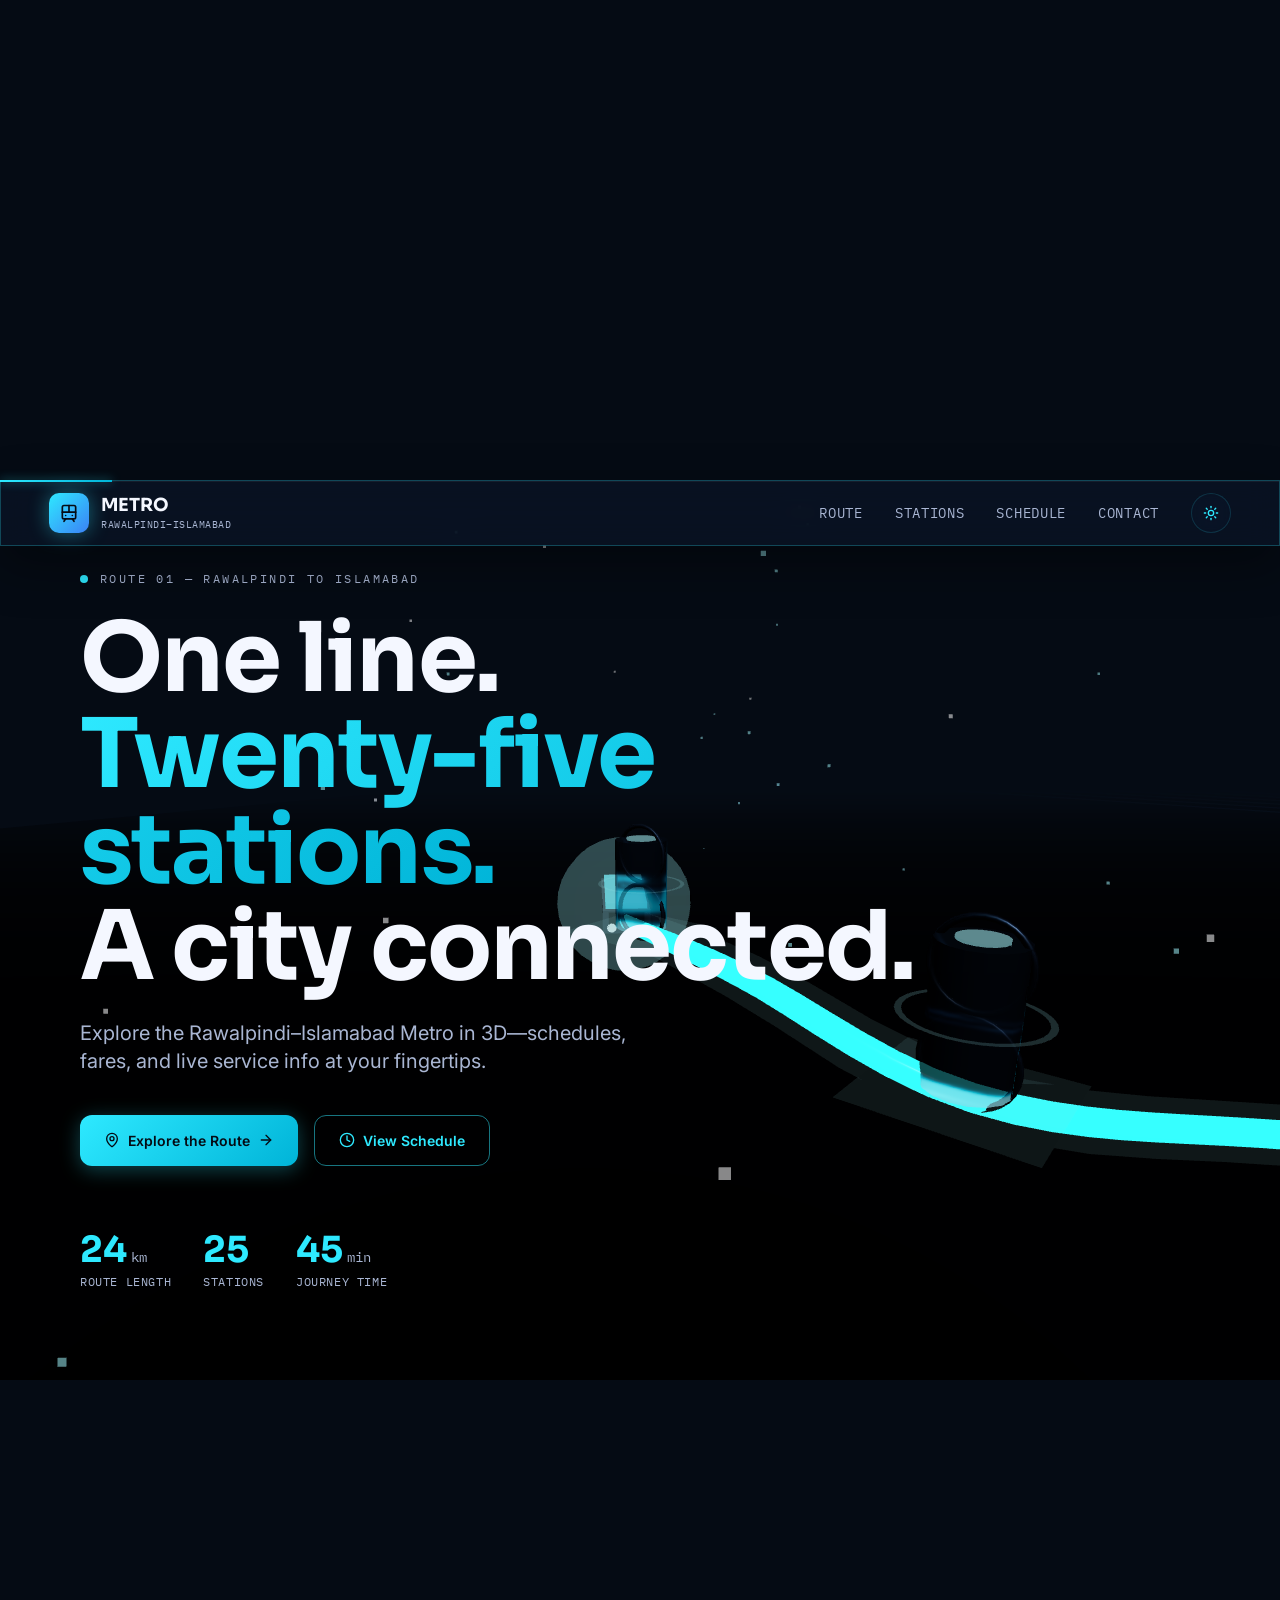
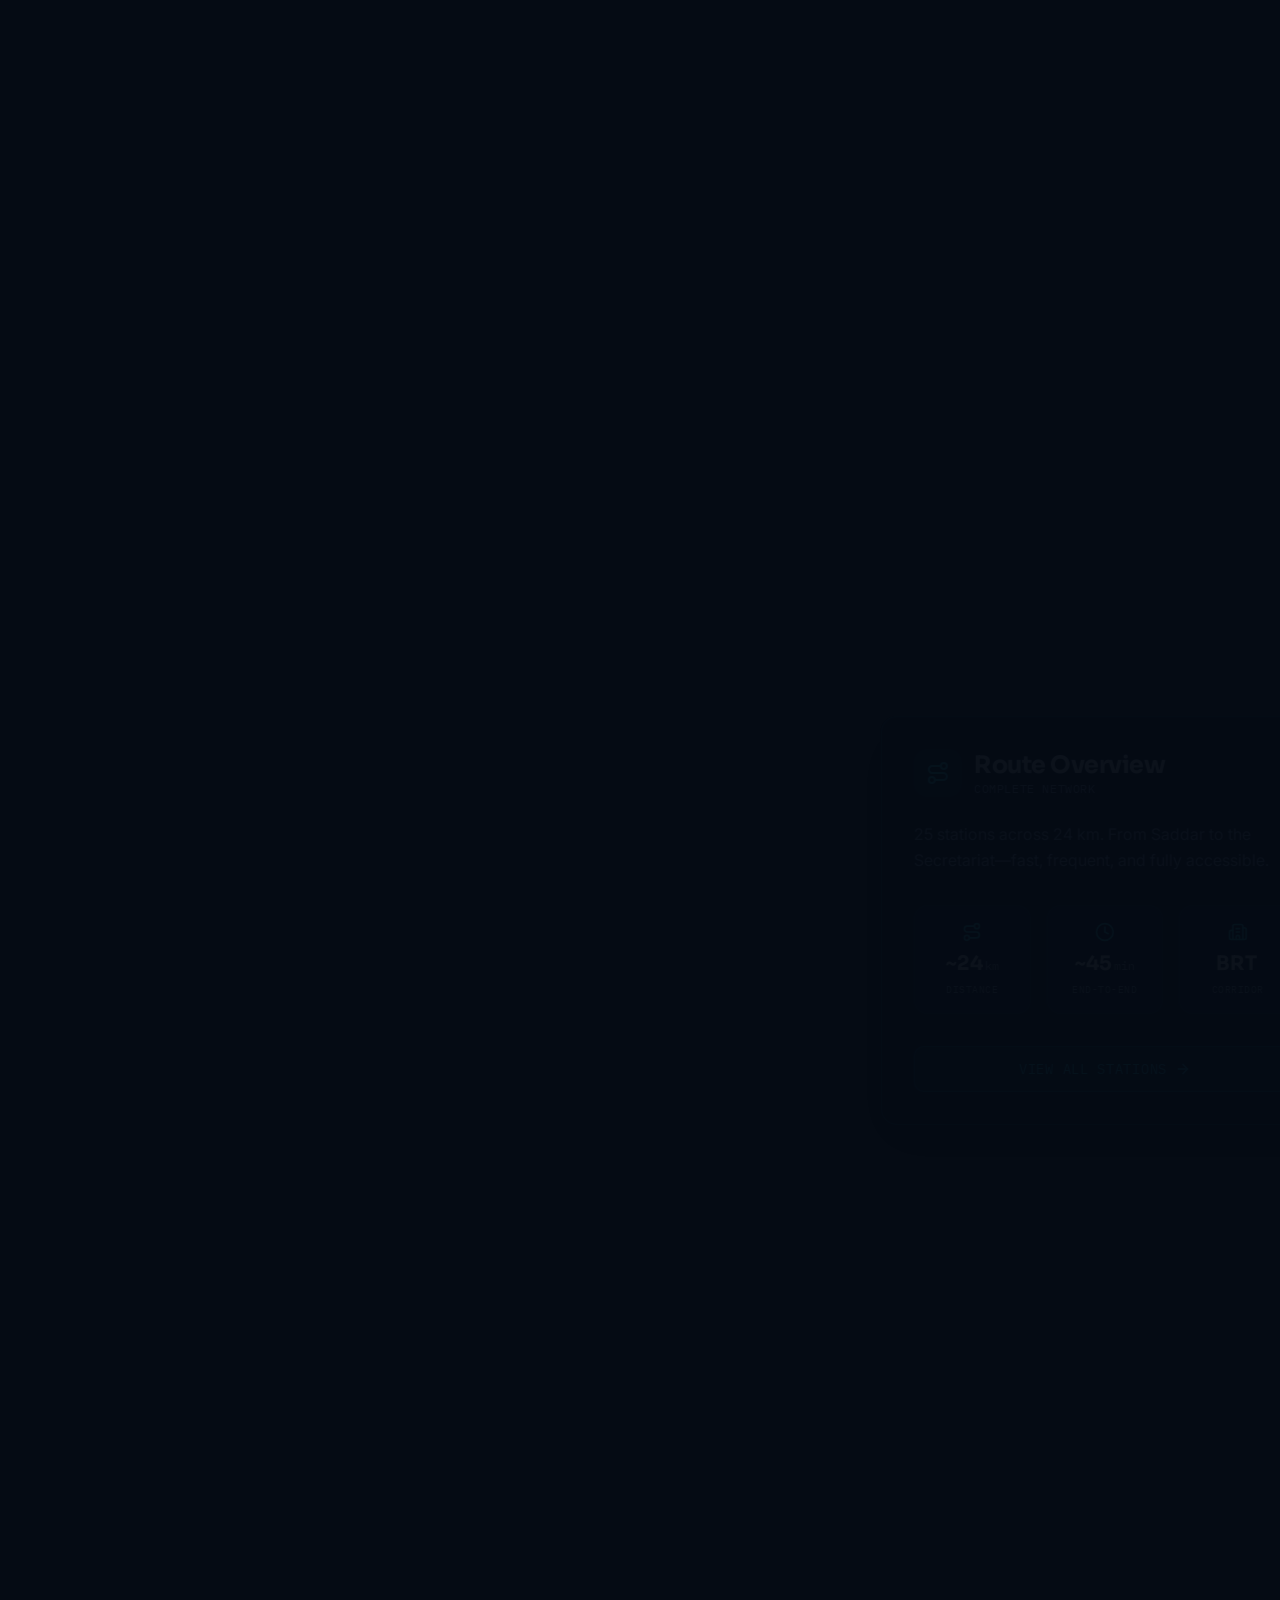
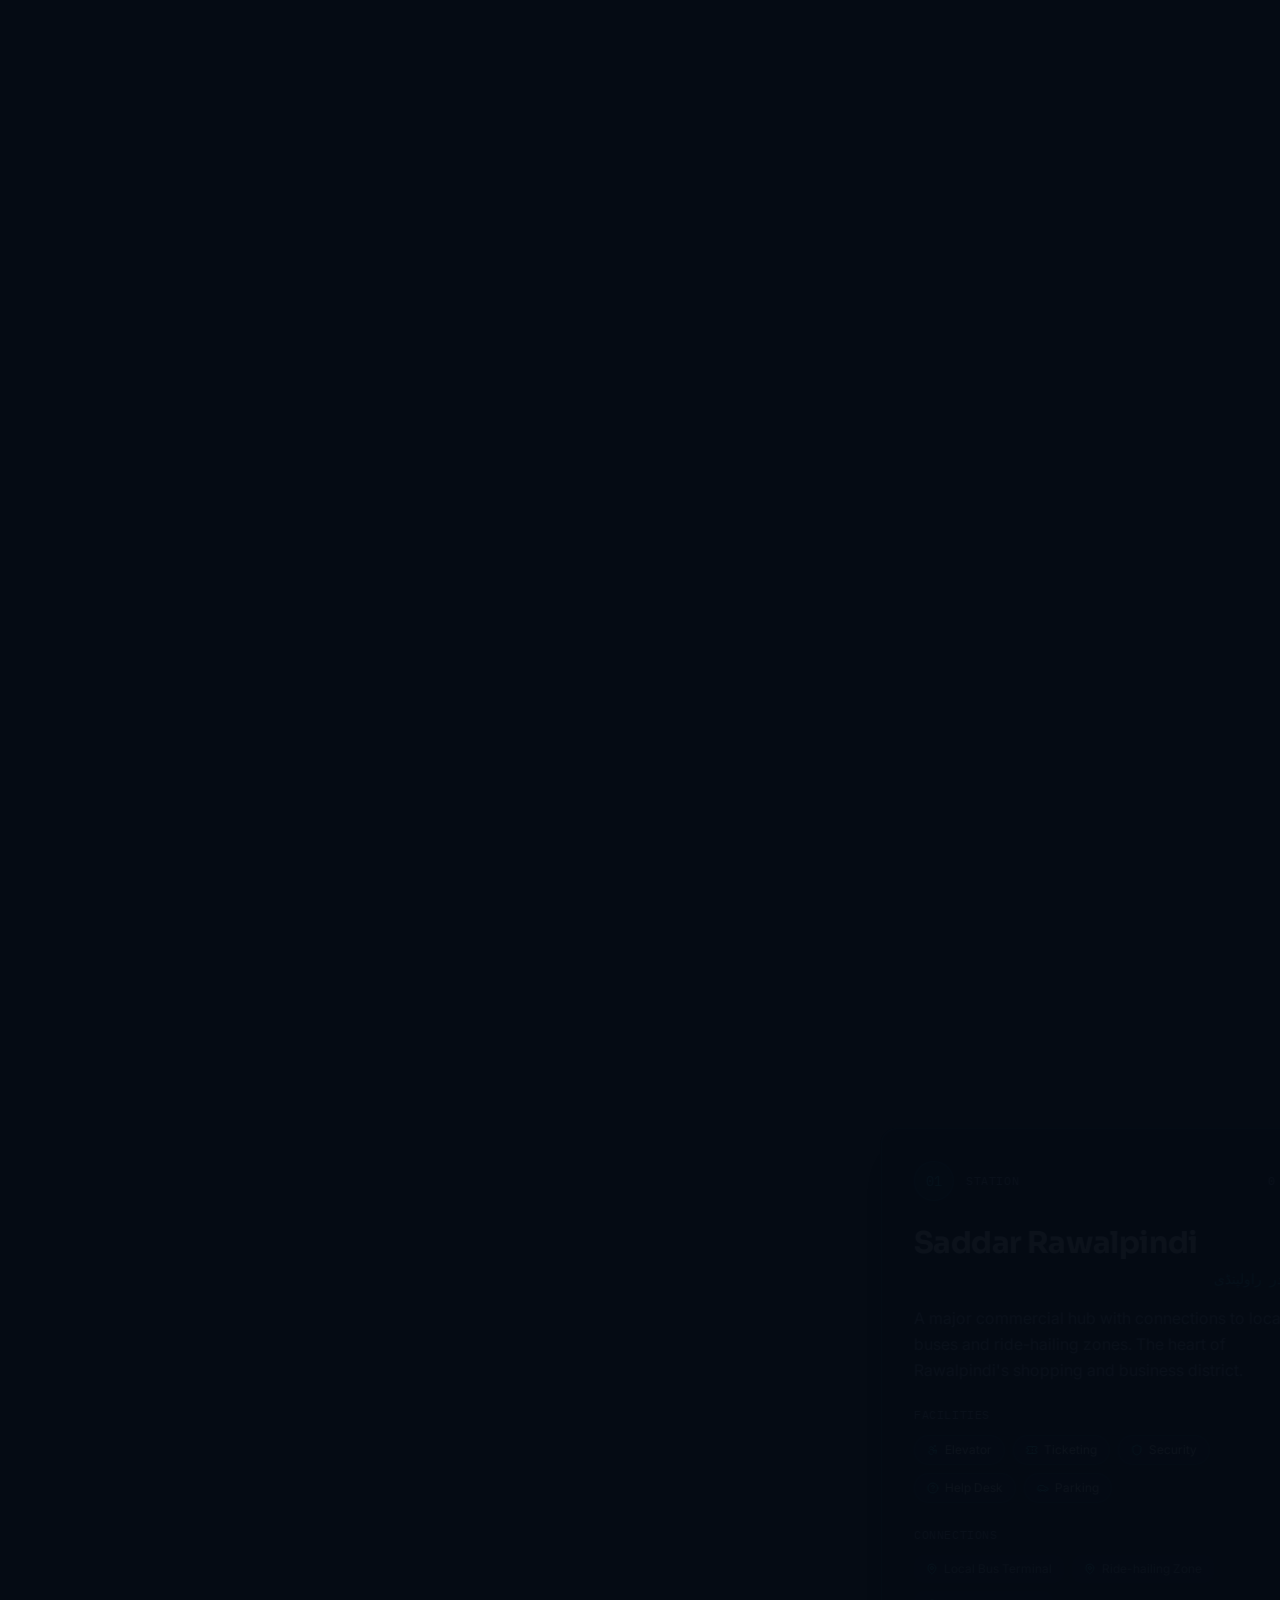
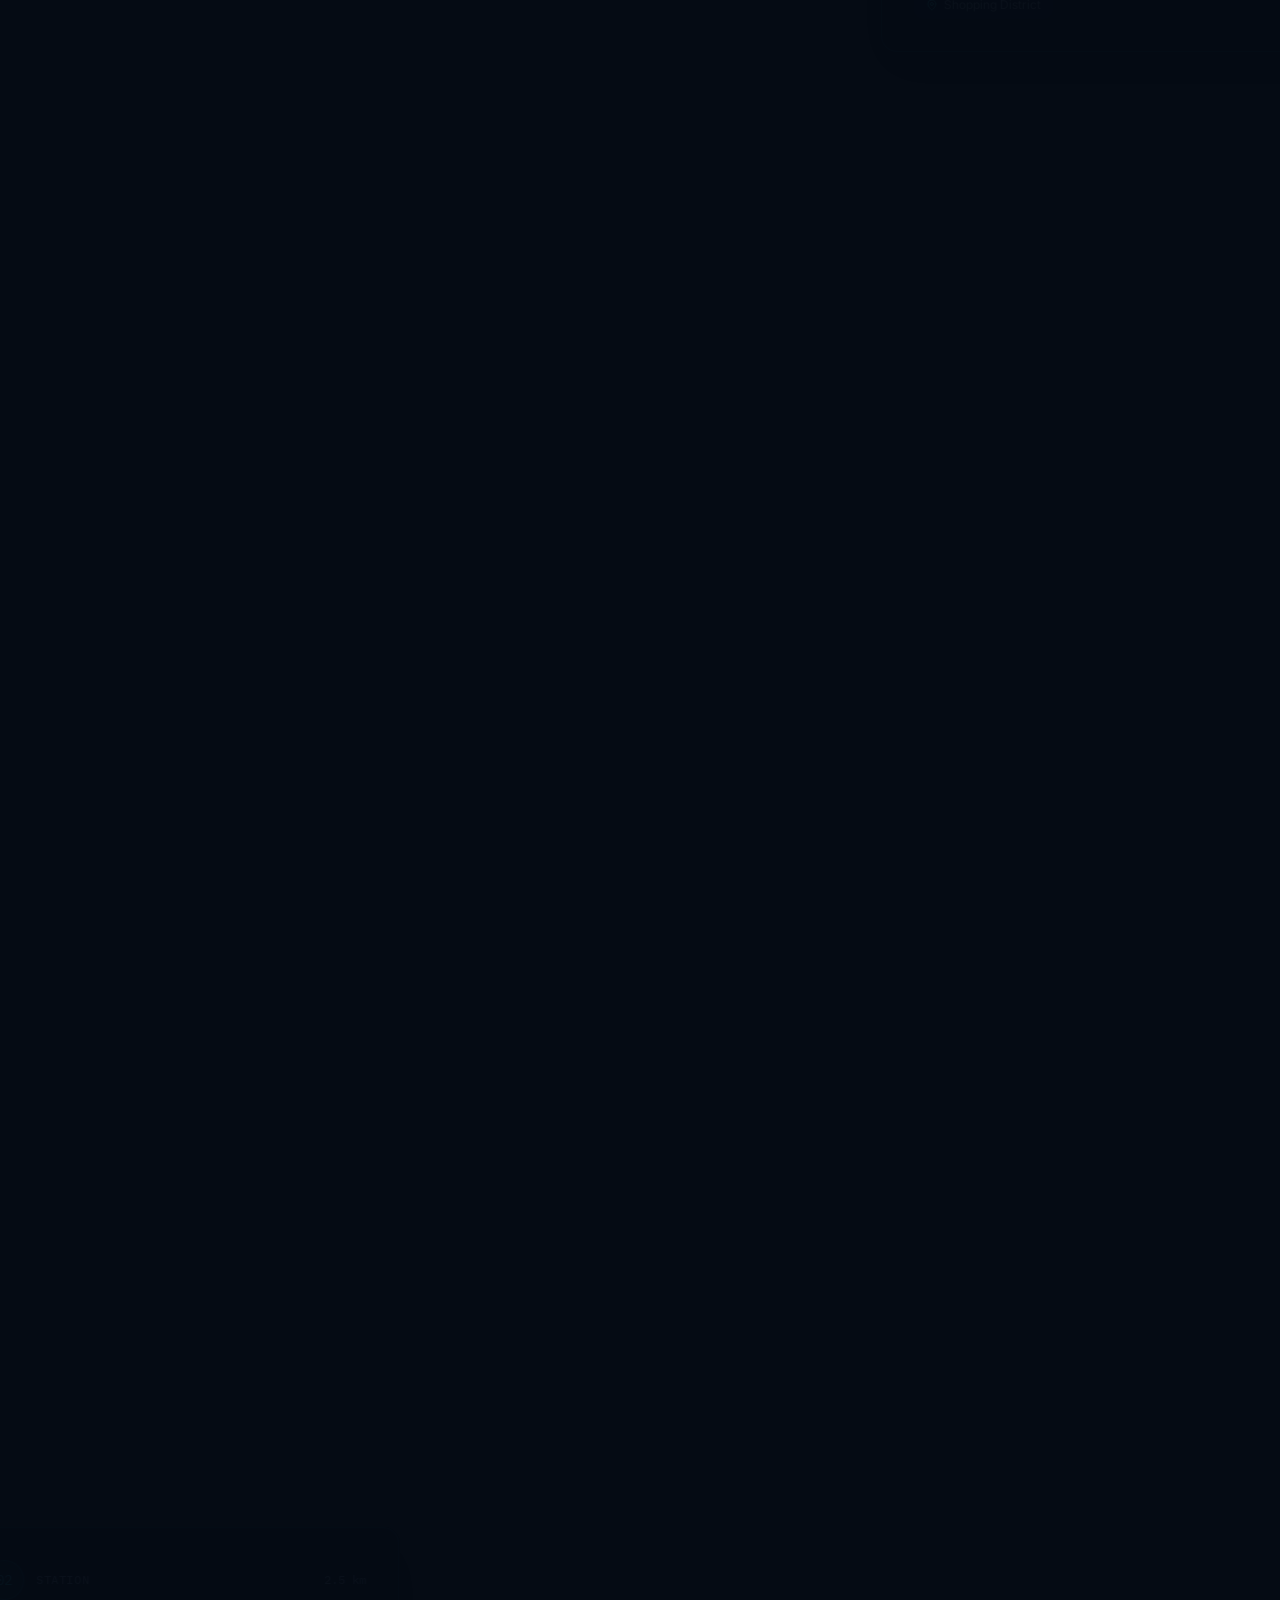
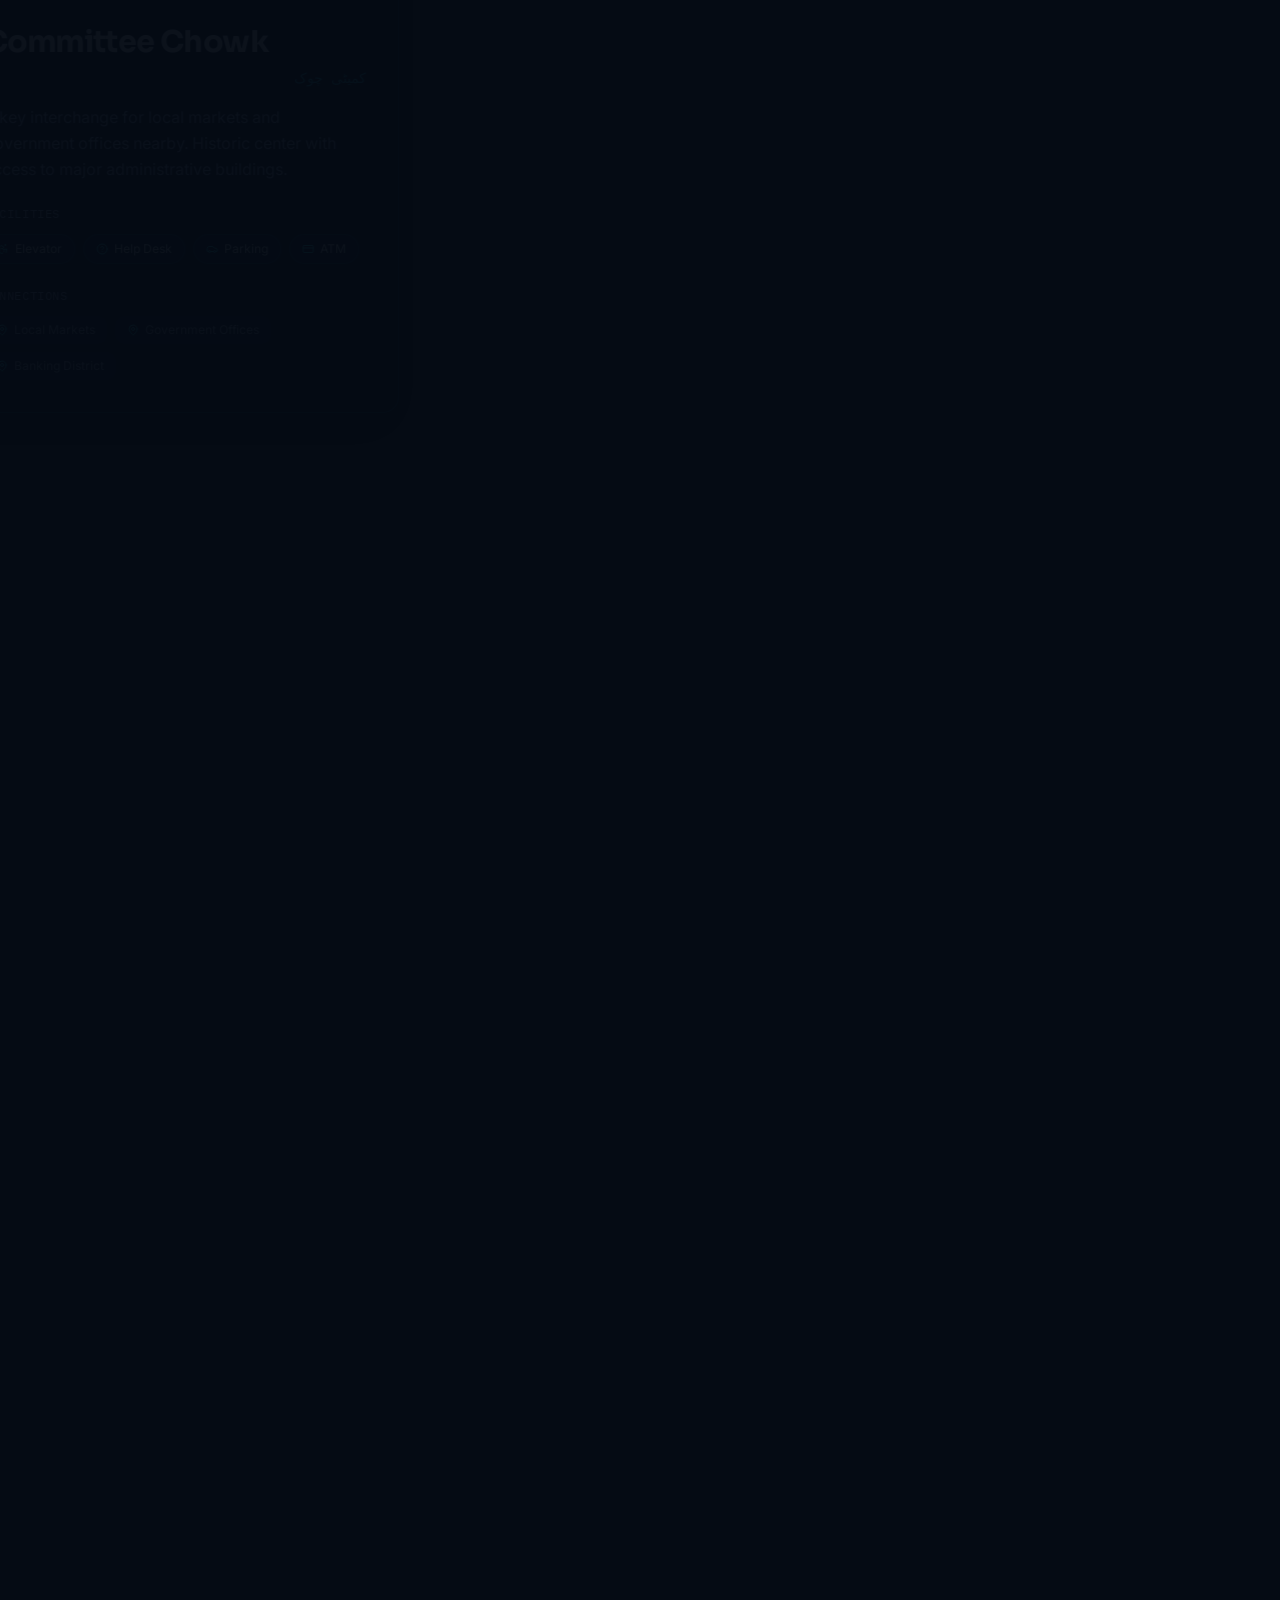
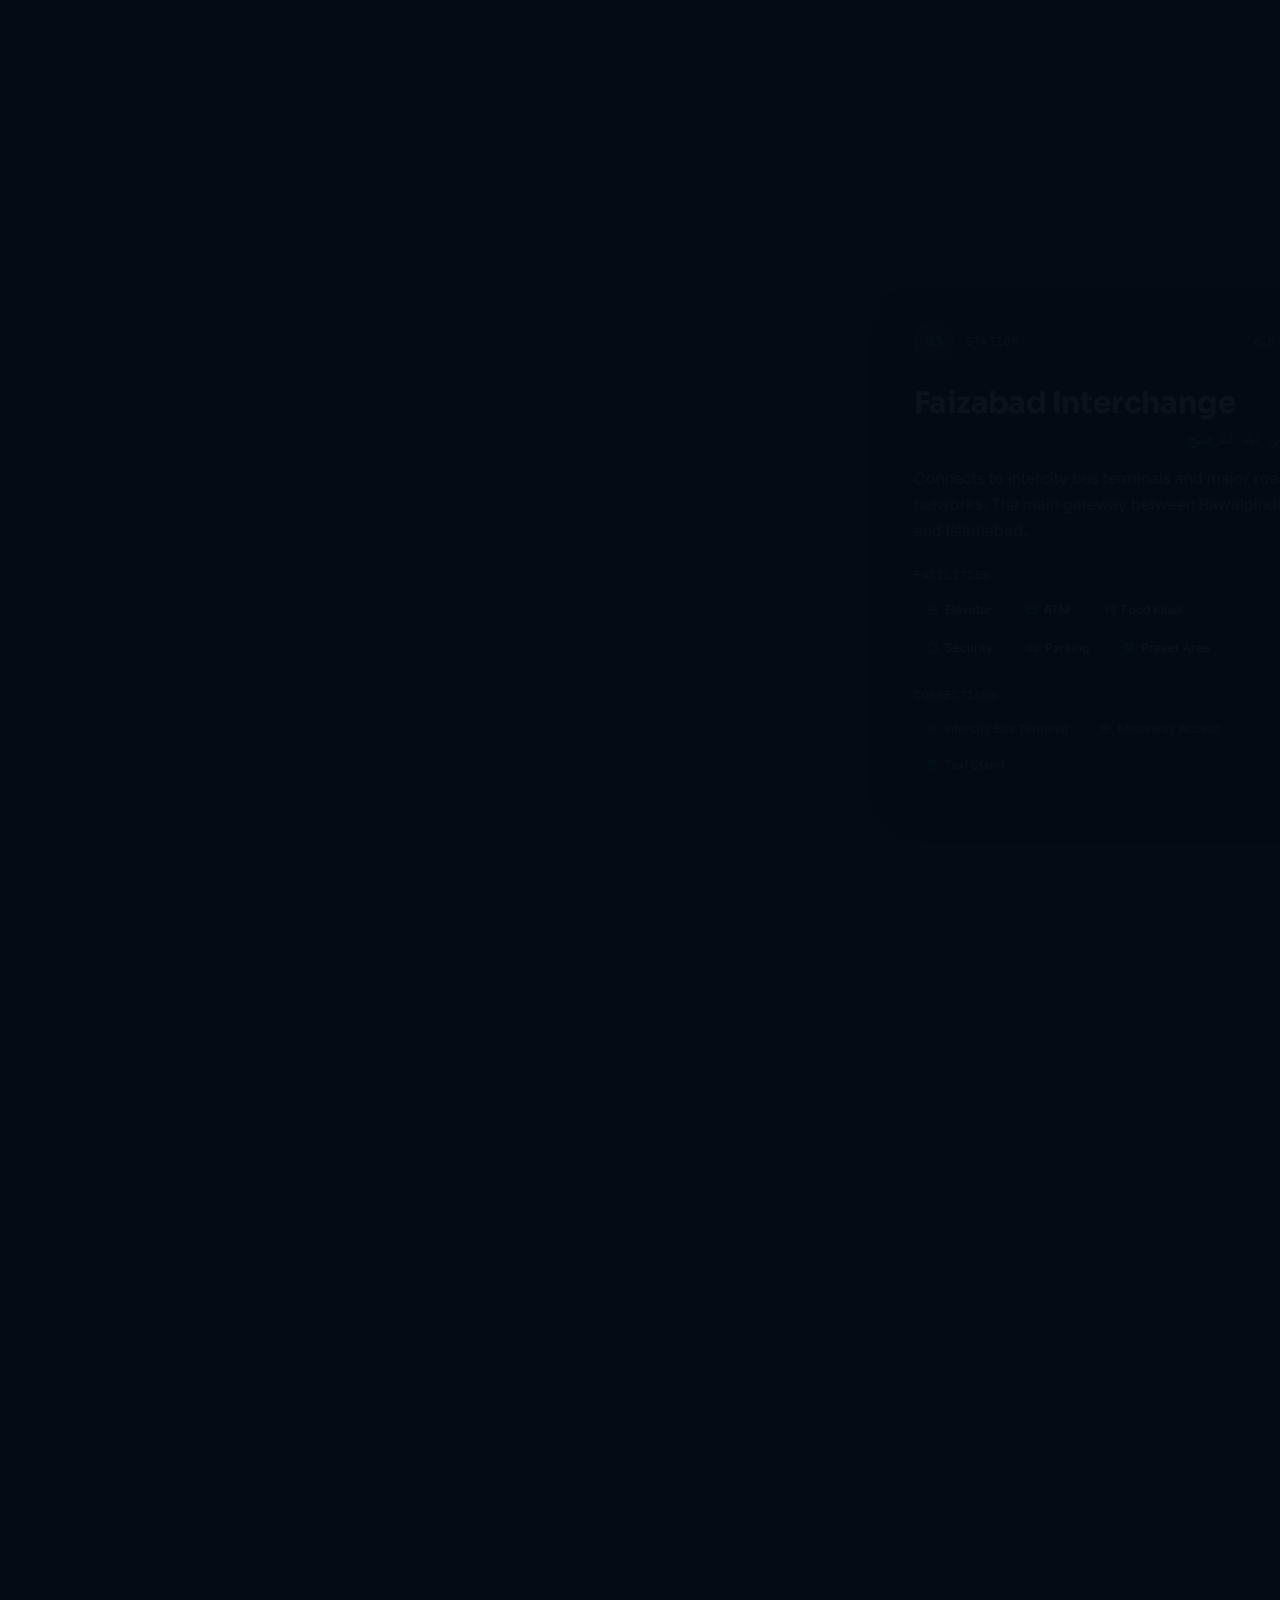
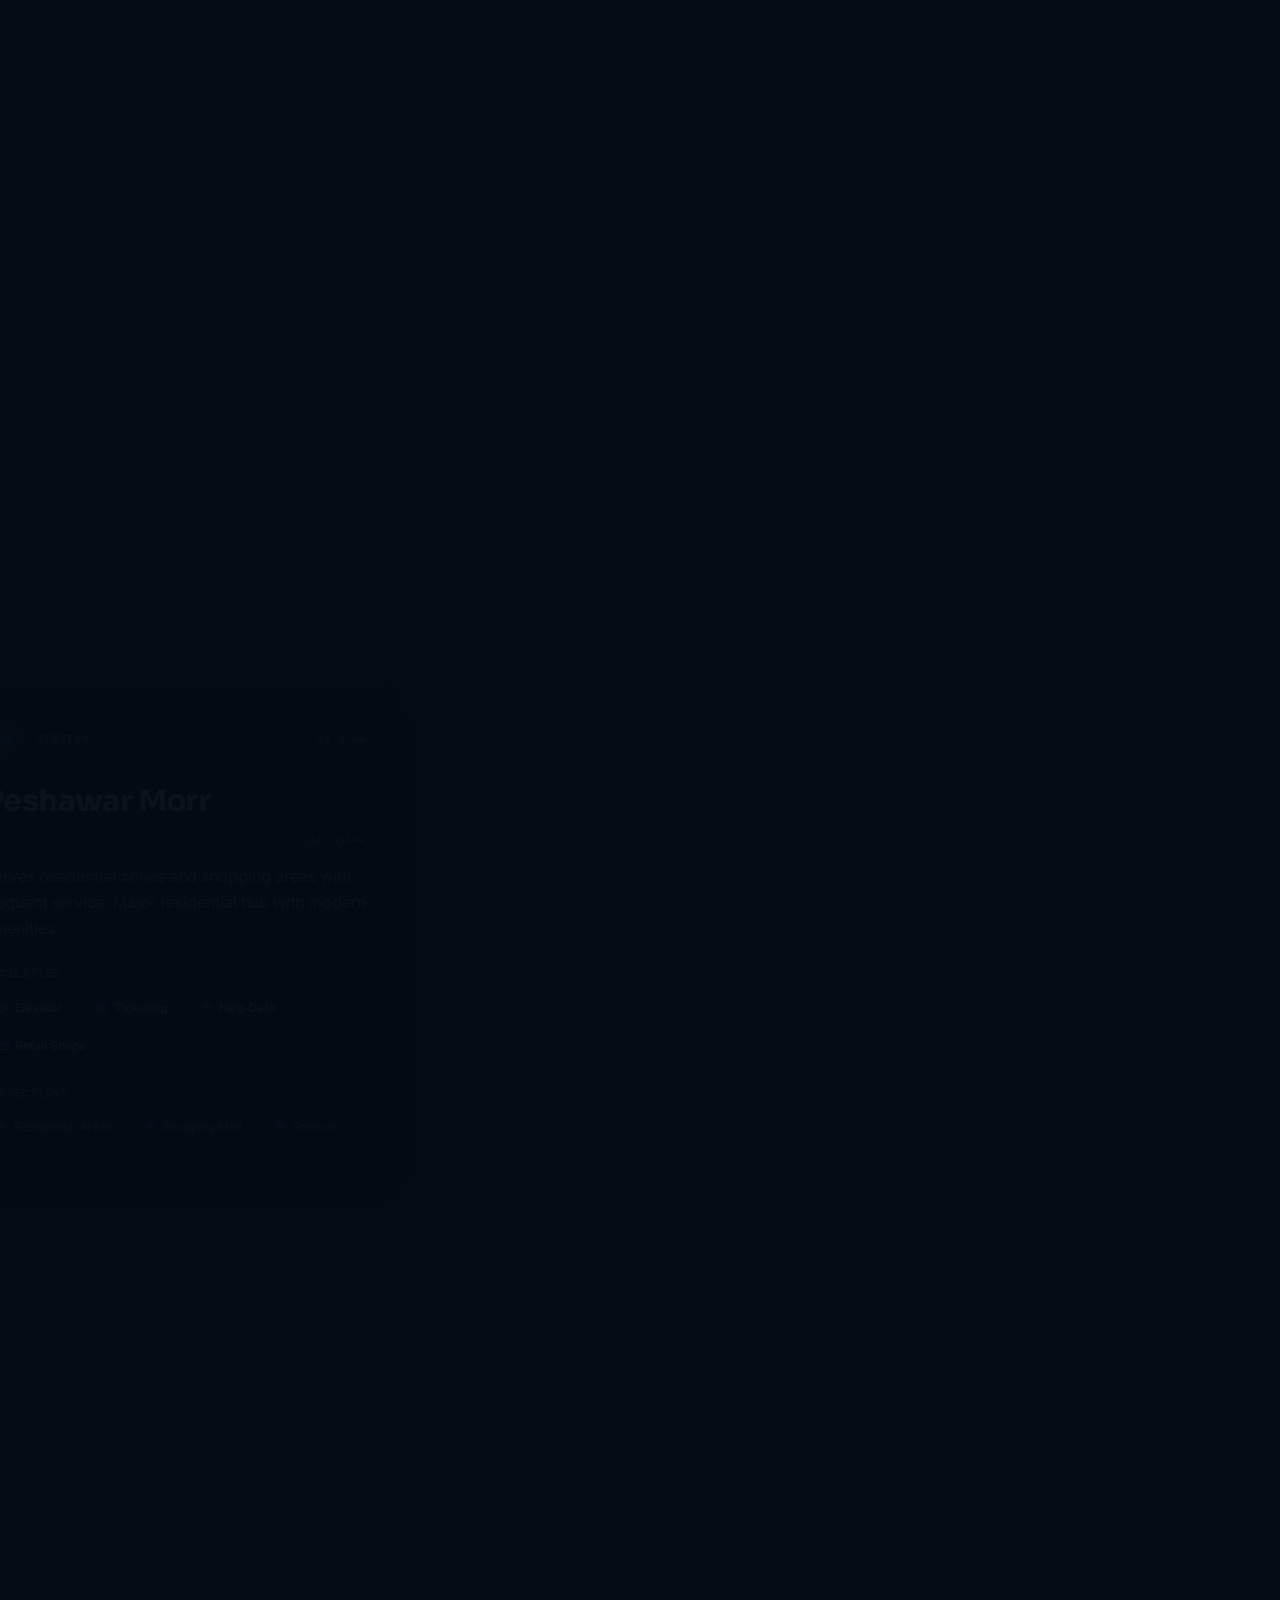
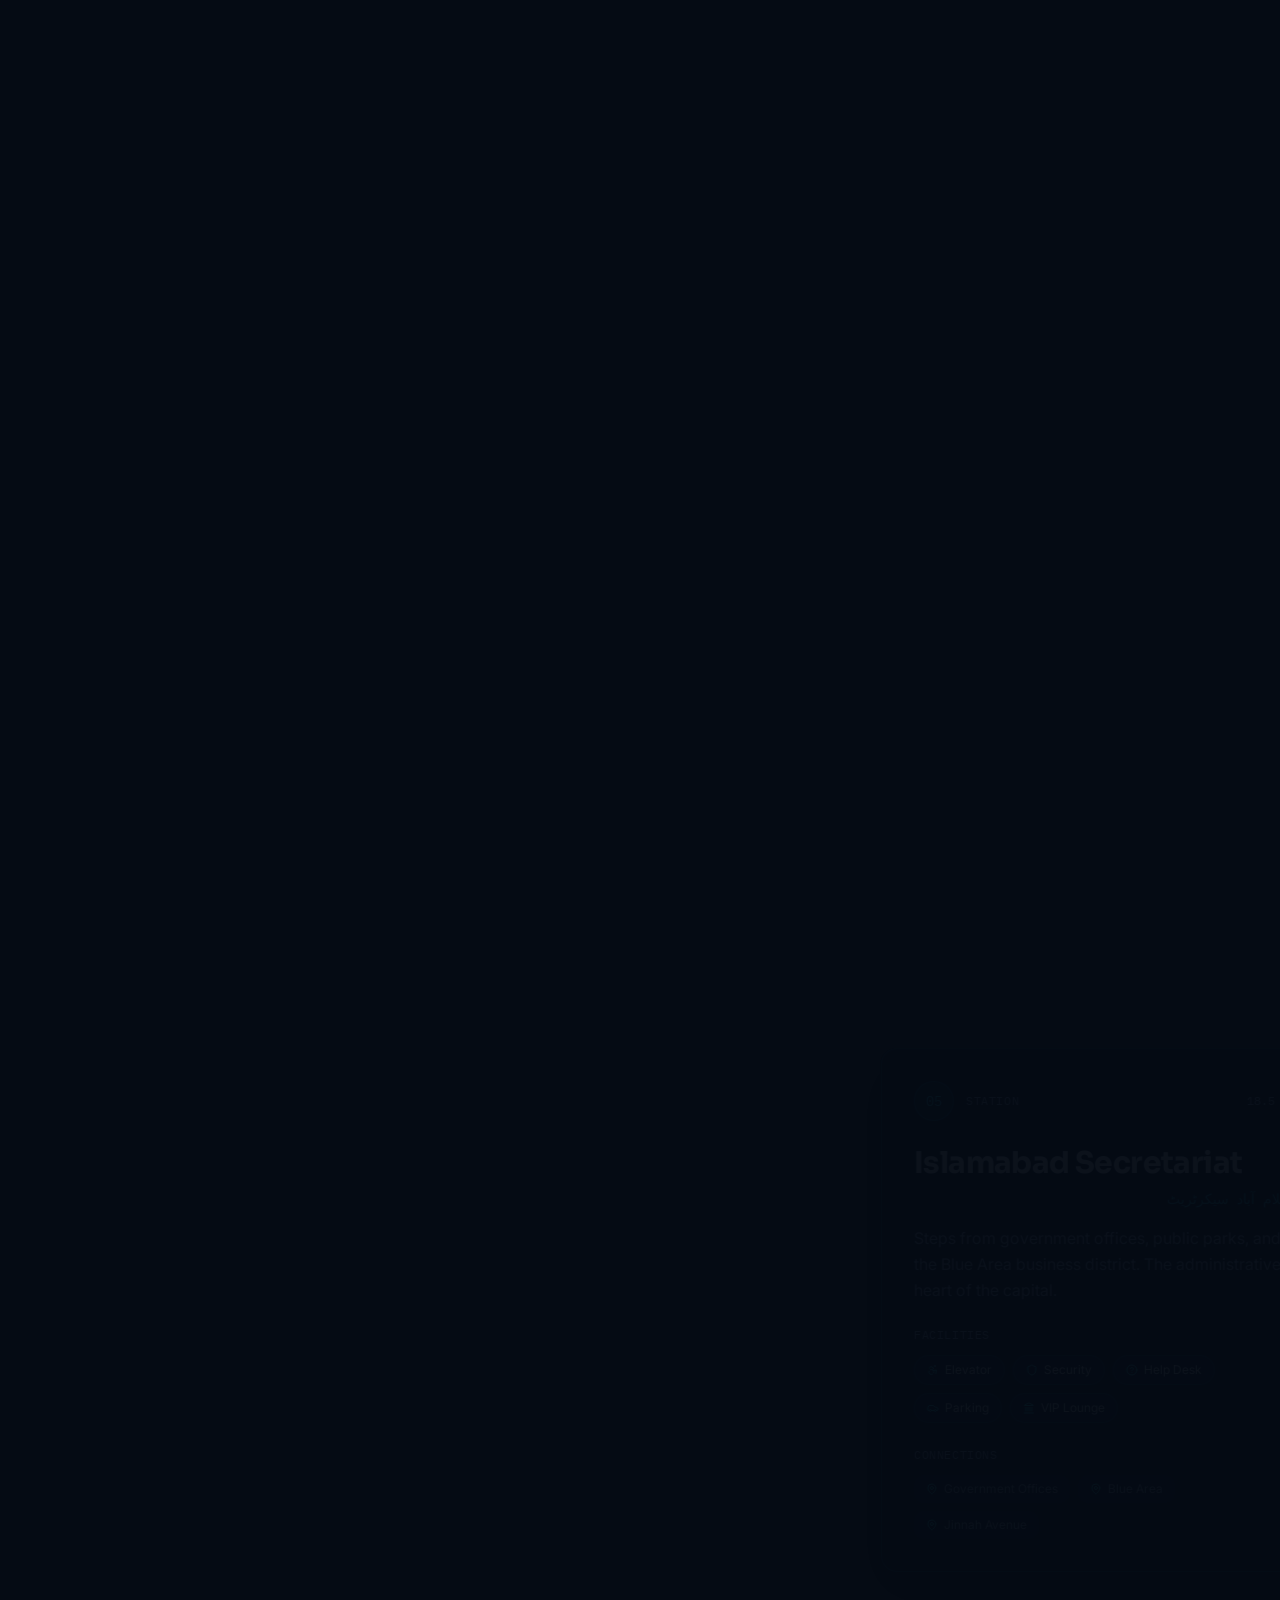
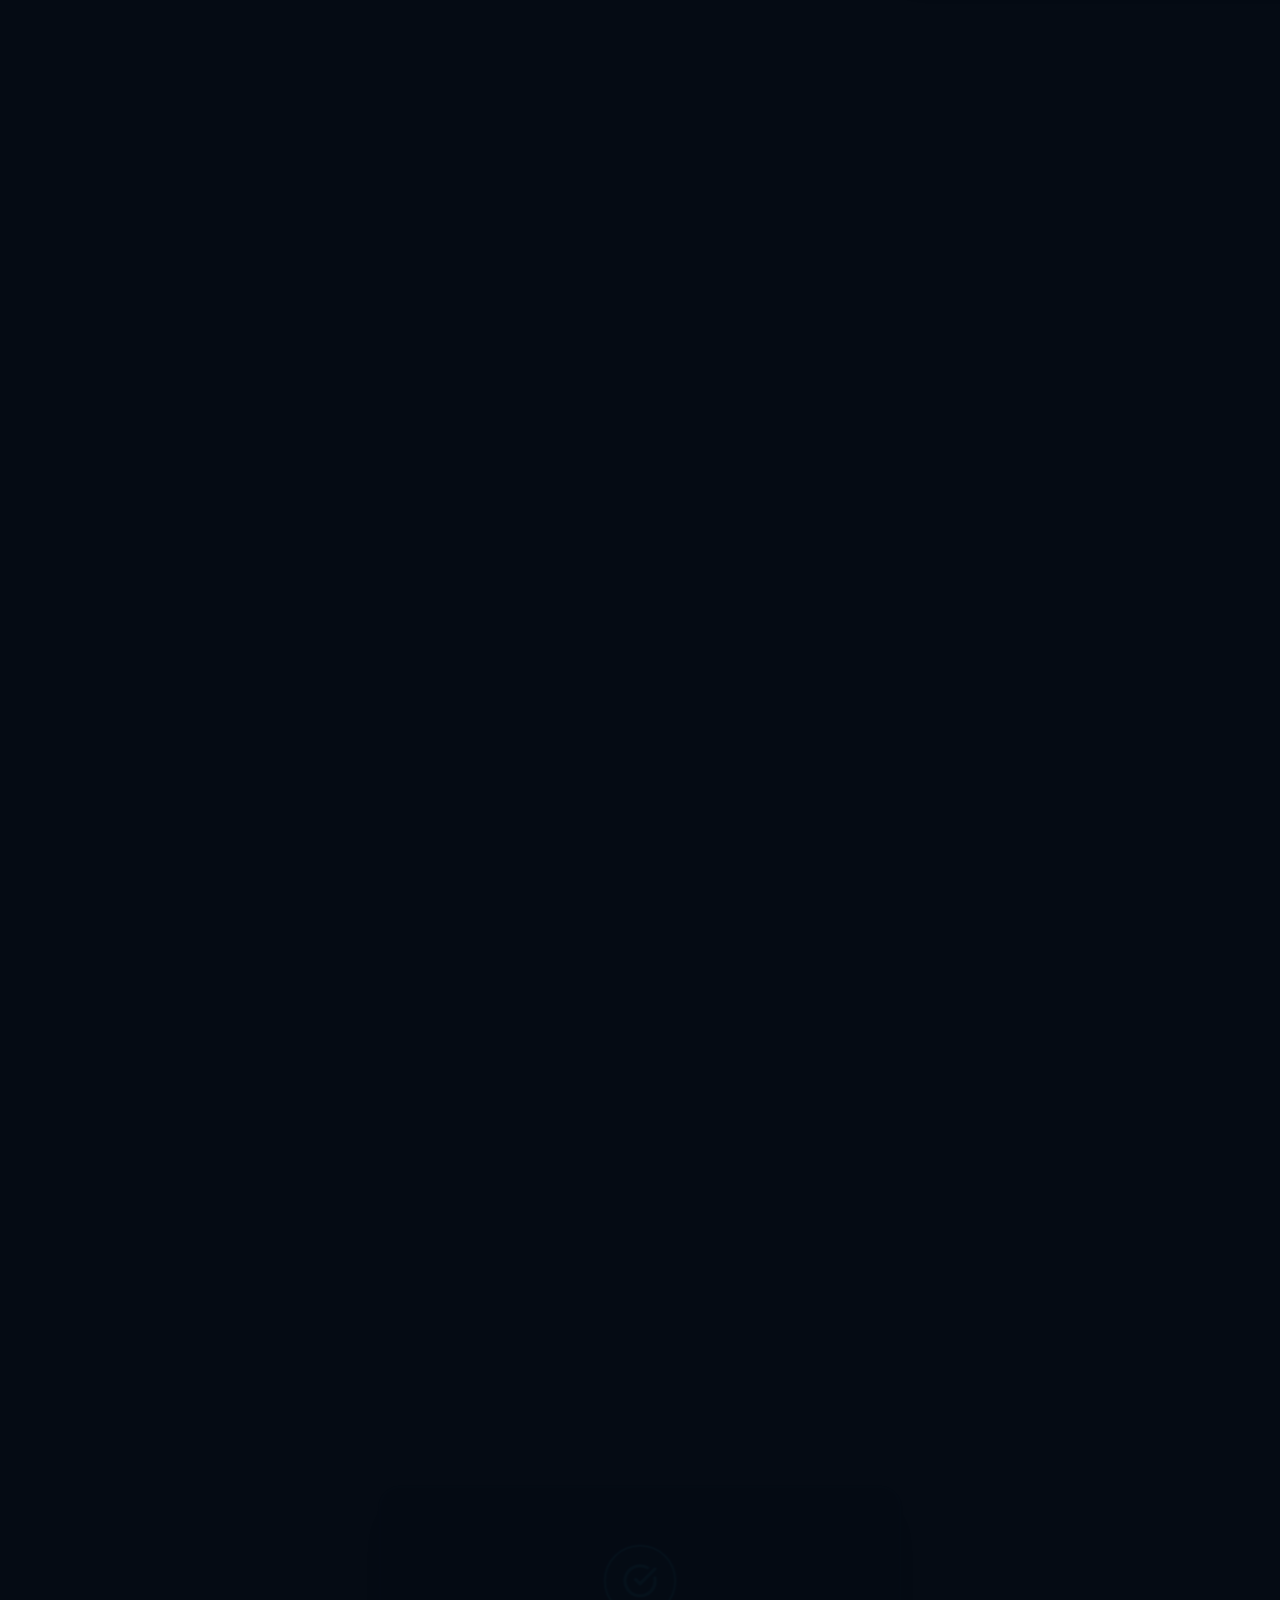
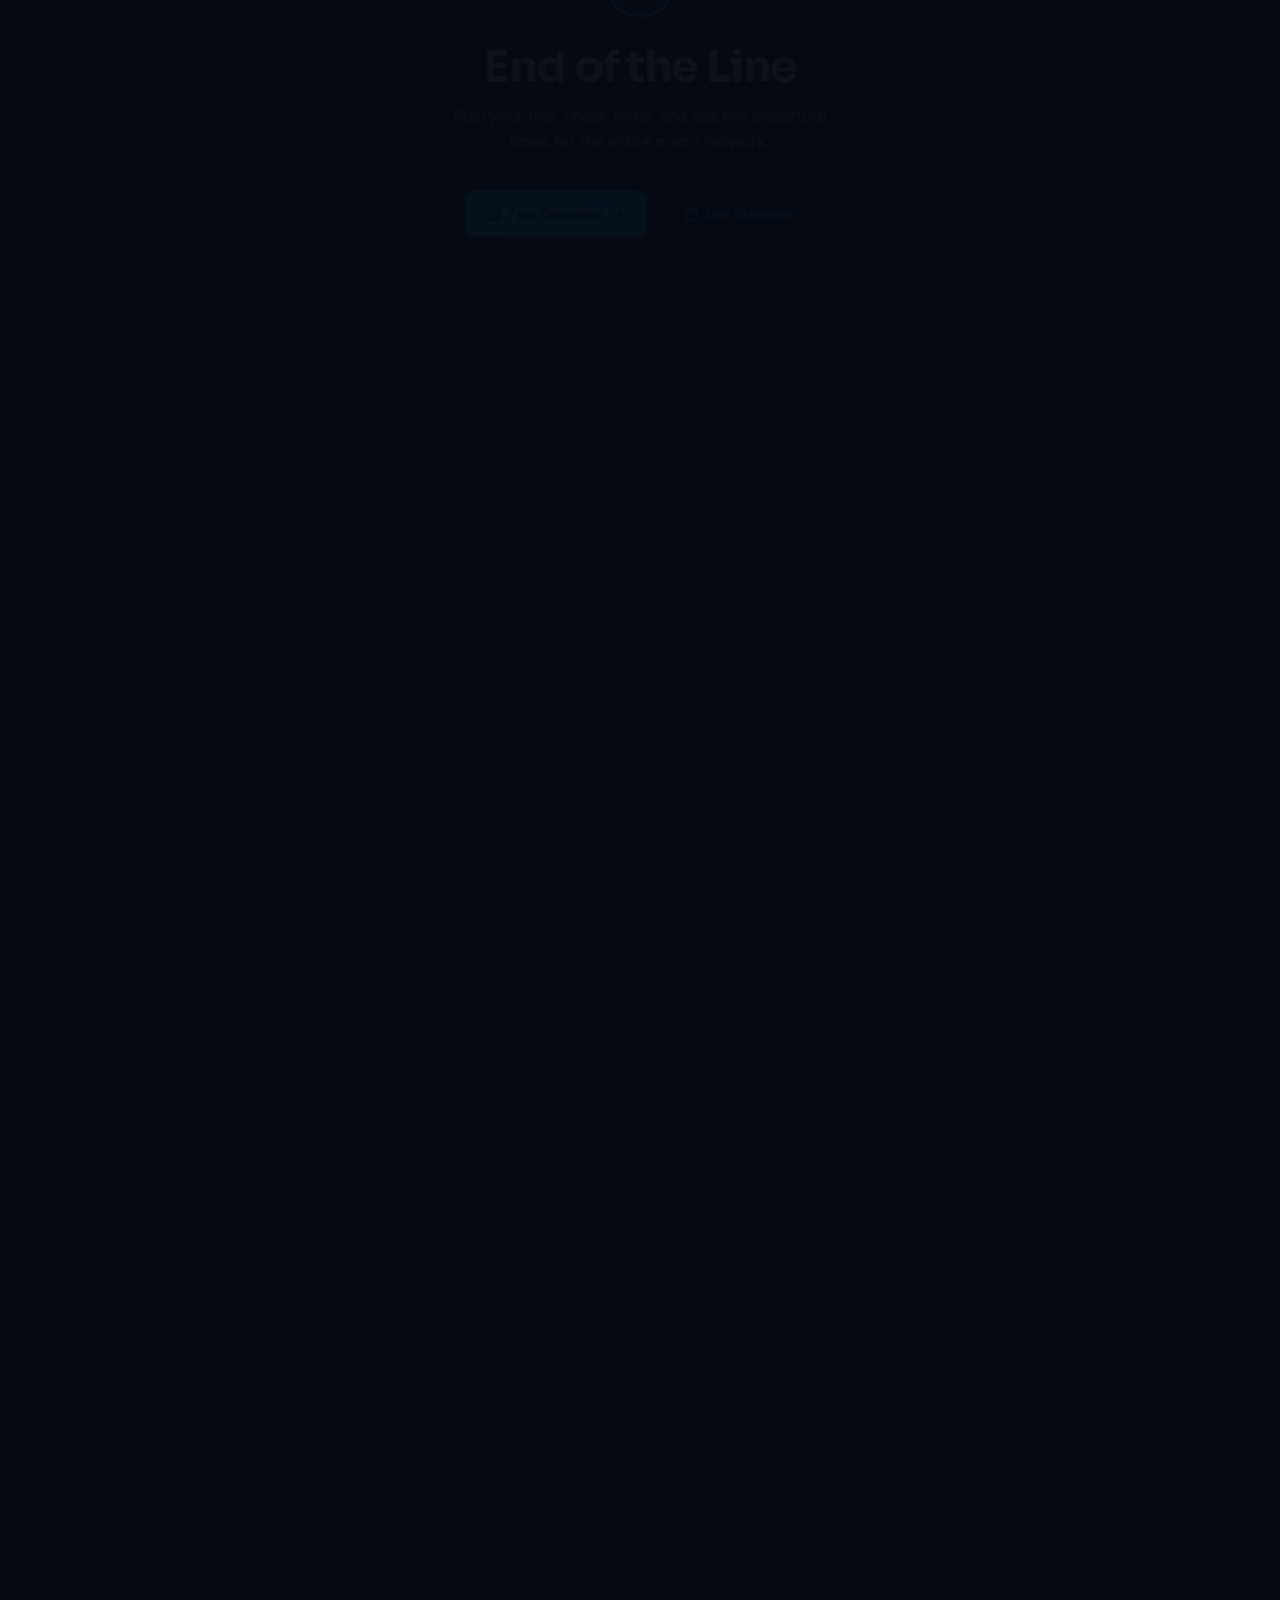
<file: index.html>
<!DOCTYPE html>
<html lang="en">
  <head>
    <meta charset="UTF-8" />
    <link rel="icon" type="image/svg+xml" href="/vite.svg" />
    <meta name="viewport" content="width=device-width, initial-scale=1.0" />
    <title>Rawalpindi-Islamabad Metro 3D Experience</title>
    <script type="module" crossorigin src="./assets/index-h7Hk5KKH.js"></script>
    <link rel="stylesheet" crossorigin href="./assets/index-Cj1k8Wu4.css">
  </head>
  <body>
    <div id="root"></div>
  </body>
</html>
</file>
<file: assets/index-Cj1k8Wu4.css>
@import"https://fonts.googleapis.com/css2?family=Inter:wght@400;500;600;700&family=Sora:wght@400;600;700;800&family=IBM+Plex+Mono:wght@400;500&display=swap";*,:before,:after{--tw-border-spacing-x: 0;--tw-border-spacing-y: 0;--tw-translate-x: 0;--tw-translate-y: 0;--tw-rotate: 0;--tw-skew-x: 0;--tw-skew-y: 0;--tw-scale-x: 1;--tw-scale-y: 1;--tw-pan-x: ;--tw-pan-y: ;--tw-pinch-zoom: ;--tw-scroll-snap-strictness: proximity;--tw-gradient-from-position: ;--tw-gradient-via-position: ;--tw-gradient-to-position: ;--tw-ordinal: ;--tw-slashed-zero: ;--tw-numeric-figure: ;--tw-numeric-spacing: ;--tw-numeric-fraction: ;--tw-ring-inset: ;--tw-ring-offset-width: 0px;--tw-ring-offset-color: #fff;--tw-ring-color: rgb(59 130 246 / .5);--tw-ring-offset-shadow: 0 0 #0000;--tw-ring-shadow: 0 0 #0000;--tw-shadow: 0 0 #0000;--tw-shadow-colored: 0 0 #0000;--tw-blur: ;--tw-brightness: ;--tw-contrast: ;--tw-grayscale: ;--tw-hue-rotate: ;--tw-invert: ;--tw-saturate: ;--tw-sepia: ;--tw-drop-shadow: ;--tw-backdrop-blur: ;--tw-backdrop-brightness: ;--tw-backdrop-contrast: ;--tw-backdrop-grayscale: ;--tw-backdrop-hue-rotate: ;--tw-backdrop-invert: ;--tw-backdrop-opacity: ;--tw-backdrop-saturate: ;--tw-backdrop-sepia: ;--tw-contain-size: ;--tw-contain-layout: ;--tw-contain-paint: ;--tw-contain-style: }::backdrop{--tw-border-spacing-x: 0;--tw-border-spacing-y: 0;--tw-translate-x: 0;--tw-translate-y: 0;--tw-rotate: 0;--tw-skew-x: 0;--tw-skew-y: 0;--tw-scale-x: 1;--tw-scale-y: 1;--tw-pan-x: ;--tw-pan-y: ;--tw-pinch-zoom: ;--tw-scroll-snap-strictness: proximity;--tw-gradient-from-position: ;--tw-gradient-via-position: ;--tw-gradient-to-position: ;--tw-ordinal: ;--tw-slashed-zero: ;--tw-numeric-figure: ;--tw-numeric-spacing: ;--tw-numeric-fraction: ;--tw-ring-inset: ;--tw-ring-offset-width: 0px;--tw-ring-offset-color: #fff;--tw-ring-color: rgb(59 130 246 / .5);--tw-ring-offset-shadow: 0 0 #0000;--tw-ring-shadow: 0 0 #0000;--tw-shadow: 0 0 #0000;--tw-shadow-colored: 0 0 #0000;--tw-blur: ;--tw-brightness: ;--tw-contrast: ;--tw-grayscale: ;--tw-hue-rotate: ;--tw-invert: ;--tw-saturate: ;--tw-sepia: ;--tw-drop-shadow: ;--tw-backdrop-blur: ;--tw-backdrop-brightness: ;--tw-backdrop-contrast: ;--tw-backdrop-grayscale: ;--tw-backdrop-hue-rotate: ;--tw-backdrop-invert: ;--tw-backdrop-opacity: ;--tw-backdrop-saturate: ;--tw-backdrop-sepia: ;--tw-contain-size: ;--tw-contain-layout: ;--tw-contain-paint: ;--tw-contain-style: }*,:before,:after{box-sizing:border-box;border-width:0;border-style:solid;border-color:#e5e7eb}:before,:after{--tw-content: ""}html,:host{line-height:1.5;-webkit-text-size-adjust:100%;-moz-tab-size:4;-o-tab-size:4;tab-size:4;font-family:Inter,sans-serif;font-feature-settings:normal;font-variation-settings:normal;-webkit-tap-highlight-color:transparent}body{margin:0;line-height:inherit}hr{height:0;color:inherit;border-top-width:1px}abbr:where([title]){-webkit-text-decoration:underline dotted;text-decoration:underline dotted}h1,h2,h3,h4,h5,h6{font-size:inherit;font-weight:inherit}a{color:inherit;text-decoration:inherit}b,strong{font-weight:bolder}code,kbd,samp,pre{font-family:IBM Plex Mono,monospace;font-feature-settings:normal;font-variation-settings:normal;font-size:1em}small{font-size:80%}sub,sup{font-size:75%;line-height:0;position:relative;vertical-align:baseline}sub{bottom:-.25em}sup{top:-.5em}table{text-indent:0;border-color:inherit;border-collapse:collapse}button,input,optgroup,select,textarea{font-family:inherit;font-feature-settings:inherit;font-variation-settings:inherit;font-size:100%;font-weight:inherit;line-height:inherit;letter-spacing:inherit;color:inherit;margin:0;padding:0}button,select{text-transform:none}button,input:where([type=button]),input:where([type=reset]),input:where([type=submit]){-webkit-appearance:button;background-color:transparent;background-image:none}:-moz-focusring{outline:auto}:-moz-ui-invalid{box-shadow:none}progress{vertical-align:baseline}::-webkit-inner-spin-button,::-webkit-outer-spin-button{height:auto}[type=search]{-webkit-appearance:textfield;outline-offset:-2px}::-webkit-search-decoration{-webkit-appearance:none}::-webkit-file-upload-button{-webkit-appearance:button;font:inherit}summary{display:list-item}blockquote,dl,dd,h1,h2,h3,h4,h5,h6,hr,figure,p,pre{margin:0}fieldset{margin:0;padding:0}legend{padding:0}ol,ul,menu{list-style:none;margin:0;padding:0}dialog{padding:0}textarea{resize:vertical}input::-moz-placeholder,textarea::-moz-placeholder{opacity:1;color:#9ca3af}input::placeholder,textarea::placeholder{opacity:1;color:#9ca3af}button,[role=button]{cursor:pointer}:disabled{cursor:default}img,svg,video,canvas,audio,iframe,embed,object{display:block;vertical-align:middle}img,video{max-width:100%;height:auto}[hidden]:where(:not([hidden=until-found])){display:none}:root{--background: 216 56% 4%;--foreground: 228 100% 97%;--card: 216 45% 8%;--card-foreground: 228 100% 97%;--popover: 216 45% 8%;--popover-foreground: 228 100% 97%;--primary: 186 100% 59%;--primary-foreground: 216 56% 4%;--secondary: 216 30% 15%;--secondary-foreground: 228 100% 97%;--muted: 216 30% 15%;--muted-foreground: 220 25% 65%;--accent: 186 100% 59%;--accent-foreground: 216 56% 4%;--destructive: 0 84.2% 60.2%;--destructive-foreground: 0 0% 98%;--border: 186 60% 25%;--input: 216 30% 15%;--ring: 186 100% 59%;--radius: .625rem;--metro-cyan: #2EE9FF;--metro-navy: #050B14;--metro-navy-light: #0B1628;--metro-text: #F4F7FF;--metro-text-secondary: #A9B6D3;--metro-orange: #FF6A3D}*{border-color:hsl(var(--border))}body{--tw-bg-opacity: 1;background-color:rgb(5 11 20 / var(--tw-bg-opacity, 1));--tw-text-opacity: 1;color:rgb(244 247 255 / var(--tw-text-opacity, 1));-webkit-font-smoothing:antialiased;-moz-osx-font-smoothing:grayscale;font-family:Inter,sans-serif;overflow-x:hidden}h1,h2,h3,h4,h5,h6{font-family:Sora,sans-serif;letter-spacing:-.02em;line-height:1.05}.font-mono{font-family:IBM Plex Mono,monospace}.glass-panel{background:#0b16288c;border:1px solid rgba(46,233,255,.35);box-shadow:0 18px 50px #00000059;-webkit-backdrop-filter:blur(12px);backdrop-filter:blur(12px)}.glass-panel-light{background:#0b162859;border:1px solid rgba(46,233,255,.2);-webkit-backdrop-filter:blur(8px);backdrop-filter:blur(8px)}.canvas-container{position:fixed;top:0;left:0;width:100vw;height:100vh;z-index:1}.btn-primary{border-radius:var(--radius);padding:.75rem 1.5rem;font-weight:600;transition-property:all;transition-timing-function:cubic-bezier(.4,0,.2,1);transition-duration:.3s;animation-duration:.3s;background:linear-gradient(135deg,#2ee9ff,#00b4d8);color:#050b14;box-shadow:0 4px 20px #2ee9ff4d}.btn-secondary{border-radius:var(--radius);padding:.75rem 1.5rem;font-weight:600;transition-property:all;transition-timing-function:cubic-bezier(.4,0,.2,1);transition-duration:.3s;animation-duration:.3s;background:transparent;border:1px solid rgba(46,233,255,.5);color:#2ee9ff}.progress-bar{position:fixed;top:0;left:0;height:2px;background:linear-gradient(90deg,#2ee9ff,#00b4d8);z-index:100;box-shadow:0 0 10px #2ee9ff99}.sr-only{position:absolute;width:1px;height:1px;padding:0;margin:-1px;overflow:hidden;clip:rect(0,0,0,0);white-space:nowrap;border-width:0}.pointer-events-none{pointer-events:none}.visible{visibility:visible}.invisible{visibility:hidden}.fixed{position:fixed}.absolute{position:absolute}.relative{position:relative}.inset-0{inset:0}.inset-x-0{left:0;right:0}.inset-y-0{top:0;bottom:0}.-bottom-1{bottom:-.25rem}.-bottom-12{bottom:-3rem}.-left-12{left:-3rem}.-right-12{right:-3rem}.-top-12{top:-3rem}.bottom-0{bottom:0}.bottom-8{bottom:2rem}.left-0{left:0}.left-1\/2{left:50%}.left-2{left:.5rem}.left-3{left:.75rem}.left-4{left:1rem}.left-\[50\%\]{left:50%}.right-0{right:0}.right-1{right:.25rem}.right-2{right:.5rem}.right-3{right:.75rem}.right-4{right:1rem}.top-0{top:0}.top-1\.5{top:.375rem}.top-1\/2{top:50%}.top-20{top:5rem}.top-3\.5{top:.875rem}.top-4{top:1rem}.top-\[1px\]{top:1px}.top-\[50\%\]{top:50%}.top-\[60\%\]{top:60%}.top-full{top:100%}.isolate{isolation:isolate}.z-10{z-index:10}.z-20{z-index:20}.z-40{z-index:40}.z-50{z-index:50}.z-\[100\]{z-index:100}.z-\[1\]{z-index:1}.order-first{order:-9999}.order-last{order:9999}.col-start-2{grid-column-start:2}.row-span-2{grid-row:span 2 / span 2}.row-start-1{grid-row-start:1}.\!m-0{margin:0!important}.m-6{margin:1.5rem}.-mx-1{margin-left:-.25rem;margin-right:-.25rem}.-my-2{margin-top:-.5rem;margin-bottom:-.5rem}.mx-2{margin-left:.5rem;margin-right:.5rem}.mx-3\.5{margin-left:.875rem;margin-right:.875rem}.mx-6{margin-left:1.5rem;margin-right:1.5rem}.mx-auto{margin-left:auto;margin-right:auto}.my-0{margin-top:0;margin-bottom:0}.my-0\.5{margin-top:.125rem;margin-bottom:.125rem}.my-1{margin-top:.25rem;margin-bottom:.25rem}.-ml-1{margin-left:-.25rem}.-ml-4{margin-left:-1rem}.-mt-4{margin-top:-1rem}.mb-1{margin-bottom:.25rem}.mb-10{margin-bottom:2.5rem}.mb-12{margin-bottom:3rem}.mb-16{margin-bottom:4rem}.mb-2{margin-bottom:.5rem}.mb-3{margin-bottom:.75rem}.mb-4{margin-bottom:1rem}.mb-6{margin-bottom:1.5rem}.mb-8{margin-bottom:2rem}.ml-1{margin-left:.25rem}.ml-4{margin-left:1rem}.ml-auto{margin-left:auto}.mt-1{margin-top:.25rem}.mt-1\.5{margin-top:.375rem}.mt-12{margin-top:3rem}.mt-16{margin-top:4rem}.mt-2{margin-top:.5rem}.mt-24{margin-top:6rem}.mt-3{margin-top:.75rem}.mt-4{margin-top:1rem}.mt-8{margin-top:2rem}.mt-auto{margin-top:auto}.line-clamp-1{overflow:hidden;display:-webkit-box;-webkit-box-orient:vertical;-webkit-line-clamp:1}.line-clamp-2{overflow:hidden;display:-webkit-box;-webkit-box-orient:vertical;-webkit-line-clamp:2}.block{display:block}.flex{display:flex}.inline-flex{display:inline-flex}.table{display:table}.table-caption{display:table-caption}.table-cell{display:table-cell}.table-row{display:table-row}.grid{display:grid}.hidden{display:none}.aspect-square{aspect-ratio:1 / 1}.aspect-video{aspect-ratio:16 / 9}.size-10{width:2.5rem;height:2.5rem}.size-2{width:.5rem;height:.5rem}.size-2\.5{width:.625rem;height:.625rem}.size-3{width:.75rem;height:.75rem}.size-3\.5{width:.875rem;height:.875rem}.size-4{width:1rem;height:1rem}.size-6{width:1.5rem;height:1.5rem}.size-7{width:1.75rem;height:1.75rem}.size-8{width:2rem;height:2rem}.size-9{width:2.25rem;height:2.25rem}.size-auto{width:auto;height:auto}.size-full{width:100%;height:100%}.h-0\.5{height:.125rem}.h-1\.5{height:.375rem}.h-10{height:2.5rem}.h-12{height:3rem}.h-14{height:3.5rem}.h-16{height:4rem}.h-2{height:.5rem}.h-2\.5{height:.625rem}.h-20{height:5rem}.h-24{height:6rem}.h-3{height:.75rem}.h-4{height:1rem}.h-5{height:1.25rem}.h-6{height:1.5rem}.h-7{height:1.75rem}.h-8{height:2rem}.h-9{height:2.25rem}.h-\[1\.15rem\]{height:1.15rem}.h-\[calc\(100\%-1px\)\]{height:calc(100% - 1px)}.h-\[var\(--radix-navigation-menu-viewport-height\)\]{height:var(--radix-navigation-menu-viewport-height)}.h-\[var\(--radix-select-trigger-height\)\]{height:var(--radix-select-trigger-height)}.h-auto{height:auto}.h-full{height:100%}.h-px{height:1px}.h-svh{height:100svh}.max-h-\[300px\]{max-height:300px}.min-h-0{min-height:0px}.min-h-16{min-height:4rem}.min-h-4{min-height:1rem}.min-h-svh{min-height:100svh}.w-0{width:0px}.w-1{width:.25rem}.w-10{width:2.5rem}.w-12{width:3rem}.w-14{width:3.5rem}.w-16{width:4rem}.w-2{width:.5rem}.w-2\.5{width:.625rem}.w-20{width:5rem}.w-24{width:6rem}.w-3{width:.75rem}.w-3\/4{width:75%}.w-4{width:1rem}.w-5{width:1.25rem}.w-6{width:1.5rem}.w-64{width:16rem}.w-7{width:1.75rem}.w-72{width:18rem}.w-8{width:2rem}.w-9{width:2.25rem}.w-\[100px\]{width:100px}.w-auto{width:auto}.w-fit{width:-moz-fit-content;width:fit-content}.w-full{width:100%}.w-max{width:-moz-max-content;width:max-content}.w-px{width:1px}.min-w-0{min-width:0px}.min-w-10{min-width:2.5rem}.min-w-5{min-width:1.25rem}.min-w-8{min-width:2rem}.min-w-9{min-width:2.25rem}.min-w-\[12rem\]{min-width:12rem}.min-w-\[8rem\]{min-width:8rem}.min-w-\[var\(--radix-select-trigger-width\)\]{min-width:var(--radix-select-trigger-width)}.max-w-2xl{max-width:42rem}.max-w-3xl{max-width:48rem}.max-w-4xl{max-width:56rem}.max-w-\[calc\(100\%-2rem\)\]{max-width:calc(100% - 2rem)}.max-w-lg{max-width:32rem}.max-w-max{max-width:-moz-max-content;max-width:max-content}.max-w-md{max-width:28rem}.max-w-sm{max-width:24rem}.max-w-xl{max-width:36rem}.flex-1{flex:1 1 0%}.flex-shrink-0,.shrink-0{flex-shrink:0}.grow{flex-grow:1}.grow-0{flex-grow:0}.basis-full{flex-basis:100%}.caption-bottom{caption-side:bottom}.border-collapse{border-collapse:collapse}.-translate-x-1\/2{--tw-translate-x: -50%;transform:translate(var(--tw-translate-x),var(--tw-translate-y)) rotate(var(--tw-rotate)) skew(var(--tw-skew-x)) skewY(var(--tw-skew-y)) scaleX(var(--tw-scale-x)) scaleY(var(--tw-scale-y))}.-translate-x-px{--tw-translate-x: -1px;transform:translate(var(--tw-translate-x),var(--tw-translate-y)) rotate(var(--tw-rotate)) skew(var(--tw-skew-x)) skewY(var(--tw-skew-y)) scaleX(var(--tw-scale-x)) scaleY(var(--tw-scale-y))}.-translate-y-1\/2{--tw-translate-y: -50%;transform:translate(var(--tw-translate-x),var(--tw-translate-y)) rotate(var(--tw-rotate)) skew(var(--tw-skew-x)) skewY(var(--tw-skew-y)) scaleX(var(--tw-scale-x)) scaleY(var(--tw-scale-y))}.translate-x-\[-50\%\]{--tw-translate-x: -50%;transform:translate(var(--tw-translate-x),var(--tw-translate-y)) rotate(var(--tw-rotate)) skew(var(--tw-skew-x)) skewY(var(--tw-skew-y)) scaleX(var(--tw-scale-x)) scaleY(var(--tw-scale-y))}.translate-x-px{--tw-translate-x: 1px;transform:translate(var(--tw-translate-x),var(--tw-translate-y)) rotate(var(--tw-rotate)) skew(var(--tw-skew-x)) skewY(var(--tw-skew-y)) scaleX(var(--tw-scale-x)) scaleY(var(--tw-scale-y))}.translate-y-0\.5{--tw-translate-y: .125rem;transform:translate(var(--tw-translate-x),var(--tw-translate-y)) rotate(var(--tw-rotate)) skew(var(--tw-skew-x)) skewY(var(--tw-skew-y)) scaleX(var(--tw-scale-x)) scaleY(var(--tw-scale-y))}.translate-y-\[-50\%\]{--tw-translate-y: -50%;transform:translate(var(--tw-translate-x),var(--tw-translate-y)) rotate(var(--tw-rotate)) skew(var(--tw-skew-x)) skewY(var(--tw-skew-y)) scaleX(var(--tw-scale-x)) scaleY(var(--tw-scale-y))}.translate-y-\[calc\(-50\%_-_2px\)\]{--tw-translate-y: calc(-50% - 2px) ;transform:translate(var(--tw-translate-x),var(--tw-translate-y)) rotate(var(--tw-rotate)) skew(var(--tw-skew-x)) skewY(var(--tw-skew-y)) scaleX(var(--tw-scale-x)) scaleY(var(--tw-scale-y))}.rotate-45{--tw-rotate: 45deg;transform:translate(var(--tw-translate-x),var(--tw-translate-y)) rotate(var(--tw-rotate)) skew(var(--tw-skew-x)) skewY(var(--tw-skew-y)) scaleX(var(--tw-scale-x)) scaleY(var(--tw-scale-y))}.rotate-90{--tw-rotate: 90deg;transform:translate(var(--tw-translate-x),var(--tw-translate-y)) rotate(var(--tw-rotate)) skew(var(--tw-skew-x)) skewY(var(--tw-skew-y)) scaleX(var(--tw-scale-x)) scaleY(var(--tw-scale-y))}.transform{transform:translate(var(--tw-translate-x),var(--tw-translate-y)) rotate(var(--tw-rotate)) skew(var(--tw-skew-x)) skewY(var(--tw-skew-y)) scaleX(var(--tw-scale-x)) scaleY(var(--tw-scale-y))}@keyframes caret-blink{0%,70%,to{opacity:1}20%,50%{opacity:0}}.animate-caret-blink{animation:caret-blink 1.25s ease-out infinite}@keyframes pulse{50%{opacity:.5}}.animate-pulse{animation:pulse 2s cubic-bezier(.4,0,.6,1) infinite}@keyframes spin{to{transform:rotate(360deg)}}.animate-spin{animation:spin 1s linear infinite}.cursor-default{cursor:default}.cursor-pointer{cursor:pointer}.cursor-text{cursor:text}.touch-none{touch-action:none}.select-none{-webkit-user-select:none;-moz-user-select:none;user-select:none}.resize-none{resize:none}.scroll-my-1{scroll-margin-top:.25rem;scroll-margin-bottom:.25rem}.scroll-py-1{scroll-padding-top:.25rem;scroll-padding-bottom:.25rem}.list-disc{list-style-type:disc}.list-none{list-style-type:none}.appearance-none{-webkit-appearance:none;-moz-appearance:none;appearance:none}.auto-rows-min{grid-auto-rows:min-content}.grid-cols-2{grid-template-columns:repeat(2,minmax(0,1fr))}.grid-cols-3{grid-template-columns:repeat(3,minmax(0,1fr))}.grid-cols-\[0_1fr\]{grid-template-columns:0 1fr}.grid-rows-\[auto_auto\]{grid-template-rows:auto auto}.flex-row{flex-direction:row}.flex-col{flex-direction:column}.flex-col-reverse{flex-direction:column-reverse}.flex-wrap{flex-wrap:wrap}.place-content-center{place-content:center}.items-start{align-items:flex-start}.items-end{align-items:flex-end}.items-center{align-items:center}.items-baseline{align-items:baseline}.items-stretch{align-items:stretch}.justify-start{justify-content:flex-start}.justify-end{justify-content:flex-end}.justify-center{justify-content:center}.justify-between{justify-content:space-between}.justify-items-start{justify-items:start}.gap-0\.5{gap:.125rem}.gap-1{gap:.25rem}.gap-1\.5{gap:.375rem}.gap-2{gap:.5rem}.gap-2\.5{gap:.625rem}.gap-3{gap:.75rem}.gap-4{gap:1rem}.gap-6{gap:1.5rem}.gap-7{gap:1.75rem}.gap-8{gap:2rem}.gap-\[--spacing\(var\(--gap\)\)\]{gap:var(--spacing(var(--gap)))}.gap-y-0\.5{row-gap:.125rem}.space-y-4>:not([hidden])~:not([hidden]){--tw-space-y-reverse: 0;margin-top:calc(1rem * calc(1 - var(--tw-space-y-reverse)));margin-bottom:calc(1rem * var(--tw-space-y-reverse))}.space-y-6>:not([hidden])~:not([hidden]){--tw-space-y-reverse: 0;margin-top:calc(1.5rem * calc(1 - var(--tw-space-y-reverse)));margin-bottom:calc(1.5rem * var(--tw-space-y-reverse))}.space-y-8>:not([hidden])~:not([hidden]){--tw-space-y-reverse: 0;margin-top:calc(2rem * calc(1 - var(--tw-space-y-reverse)));margin-bottom:calc(2rem * var(--tw-space-y-reverse))}.self-start{align-self:flex-start}.self-stretch{align-self:stretch}.justify-self-end{justify-self:end}.overflow-auto{overflow:auto}.overflow-hidden{overflow:hidden}.overflow-x-auto{overflow-x:auto}.overflow-y-auto{overflow-y:auto}.overflow-x-hidden{overflow-x:hidden}.whitespace-nowrap{white-space:nowrap}.break-words{overflow-wrap:break-word}.rounded{border-radius:.25rem}.rounded-2xl{border-radius:1rem}.rounded-3xl{border-radius:1.5rem}.rounded-\[2px\]{border-radius:2px}.rounded-\[4px\]{border-radius:4px}.rounded-\[calc\(var\(--radius\)-5px\)\]{border-radius:calc(var(--radius) - 5px)}.rounded-\[inherit\]{border-radius:inherit}.rounded-full{border-radius:9999px}.rounded-lg{border-radius:var(--radius)}.rounded-md{border-radius:calc(var(--radius) - 2px)}.rounded-none{border-radius:0}.rounded-sm{border-radius:calc(var(--radius) - 4px)}.rounded-xl{border-radius:calc(var(--radius) + 4px)}.rounded-xs{border-radius:calc(var(--radius) - 6px)}.rounded-l-md{border-top-left-radius:calc(var(--radius) - 2px);border-bottom-left-radius:calc(var(--radius) - 2px)}.rounded-r-md{border-top-right-radius:calc(var(--radius) - 2px);border-bottom-right-radius:calc(var(--radius) - 2px)}.rounded-tl-sm{border-top-left-radius:calc(var(--radius) - 4px)}.border{border-width:1px}.border-0{border-width:0px}.border-2{border-width:2px}.border-\[1\.5px\]{border-width:1.5px}.border-y{border-top-width:1px;border-bottom-width:1px}.border-b{border-bottom-width:1px}.border-l{border-left-width:1px}.border-r{border-right-width:1px}.border-t{border-top-width:1px}.border-dashed{border-style:dashed}.border-border{border-color:hsl(var(--border))}.border-border\/50{border-color:hsl(var(--border) / .5)}.border-input{border-color:hsl(var(--input))}.border-metro-cyan{--tw-border-opacity: 1;border-color:rgb(46 233 255 / var(--tw-border-opacity, 1))}.border-metro-cyan\/10{border-color:#2ee9ff1a}.border-metro-cyan\/20{border-color:#2ee9ff33}.border-metro-cyan\/30{border-color:#2ee9ff4d}.border-primary{border-color:hsl(var(--primary))}.border-transparent{border-color:transparent}.border-l-transparent{border-left-color:transparent}.border-t-transparent{border-top-color:transparent}.bg-accent{background-color:hsl(var(--accent))}.bg-background{background-color:hsl(var(--background))}.bg-black\/50{background-color:#00000080}.bg-blue-400\/10{background-color:#60a5fa1a}.bg-border{background-color:hsl(var(--border))}.bg-card{background-color:hsl(var(--card))}.bg-destructive{--tw-bg-opacity: 1;background-color:hsl(var(--destructive) / var(--tw-bg-opacity, 1))}.bg-foreground{background-color:hsl(var(--foreground))}.bg-green-400\/10{background-color:#4ade801a}.bg-green-500\/10{background-color:#22c55e1a}.bg-input{background-color:hsl(var(--input))}.bg-metro-cyan{--tw-bg-opacity: 1;background-color:rgb(46 233 255 / var(--tw-bg-opacity, 1))}.bg-metro-cyan\/10{background-color:#2ee9ff1a}.bg-metro-navy{--tw-bg-opacity: 1;background-color:rgb(5 11 20 / var(--tw-bg-opacity, 1))}.bg-metro-navy-light{--tw-bg-opacity: 1;background-color:rgb(11 22 40 / var(--tw-bg-opacity, 1))}.bg-metro-navy-light\/30{background-color:#0b16284d}.bg-metro-navy-light\/50{background-color:#0b162880}.bg-metro-navy\/90{background-color:#050b14e6}.bg-metro-navy\/95{background-color:#050b14f2}.bg-muted{background-color:hsl(var(--muted))}.bg-muted\/50{background-color:hsl(var(--muted) / .5)}.bg-orange-400\/10{background-color:#fb923c1a}.bg-popover{background-color:hsl(var(--popover))}.bg-primary{background-color:hsl(var(--primary))}.bg-primary\/20{background-color:hsl(var(--primary) / .2)}.bg-secondary{background-color:hsl(var(--secondary))}.bg-transparent{background-color:transparent}.bg-white{--tw-bg-opacity: 1;background-color:rgb(255 255 255 / var(--tw-bg-opacity, 1))}.bg-gradient-to-b{background-image:linear-gradient(to bottom,var(--tw-gradient-stops))}.bg-gradient-to-br{background-image:linear-gradient(to bottom right,var(--tw-gradient-stops))}.bg-gradient-to-r{background-image:linear-gradient(to right,var(--tw-gradient-stops))}.from-metro-cyan{--tw-gradient-from: #2EE9FF var(--tw-gradient-from-position);--tw-gradient-to: rgb(46 233 255 / 0) var(--tw-gradient-to-position);--tw-gradient-stops: var(--tw-gradient-from), var(--tw-gradient-to)}.from-metro-cyan\/10{--tw-gradient-from: rgb(46 233 255 / .1) var(--tw-gradient-from-position);--tw-gradient-to: rgb(46 233 255 / 0) var(--tw-gradient-to-position);--tw-gradient-stops: var(--tw-gradient-from), var(--tw-gradient-to)}.from-metro-cyan\/50{--tw-gradient-from: rgb(46 233 255 / .5) var(--tw-gradient-from-position);--tw-gradient-to: rgb(46 233 255 / 0) var(--tw-gradient-to-position);--tw-gradient-stops: var(--tw-gradient-from), var(--tw-gradient-to)}.to-blue-500{--tw-gradient-to: #3b82f6 var(--tw-gradient-to-position)}.to-metro-cyan\/5{--tw-gradient-to: rgb(46 233 255 / .05) var(--tw-gradient-to-position)}.to-transparent{--tw-gradient-to: transparent var(--tw-gradient-to-position)}.fill-current{fill:currentColor}.fill-foreground{fill:hsl(var(--foreground))}.fill-primary{fill:hsl(var(--primary))}.p-0{padding:0}.p-1{padding:.25rem}.p-10{padding:2.5rem}.p-2{padding:.5rem}.p-3{padding:.75rem}.p-4{padding:1rem}.p-5{padding:1.25rem}.p-6{padding:1.5rem}.p-8{padding:2rem}.p-\[3px\]{padding:3px}.p-px{padding:1px}.px-1{padding-left:.25rem;padding-right:.25rem}.px-1\.5{padding-left:.375rem;padding-right:.375rem}.px-2{padding-left:.5rem;padding-right:.5rem}.px-2\.5{padding-left:.625rem;padding-right:.625rem}.px-3{padding-left:.75rem;padding-right:.75rem}.px-4{padding-left:1rem;padding-right:1rem}.px-6{padding-left:1.5rem;padding-right:1.5rem}.py-0\.5{padding-top:.125rem;padding-bottom:.125rem}.py-1{padding-top:.25rem;padding-bottom:.25rem}.py-1\.5{padding-top:.375rem;padding-bottom:.375rem}.py-12{padding-top:3rem;padding-bottom:3rem}.py-2{padding-top:.5rem;padding-bottom:.5rem}.py-24{padding-top:6rem;padding-bottom:6rem}.py-3{padding-top:.75rem;padding-bottom:.75rem}.py-4{padding-top:1rem;padding-bottom:1rem}.py-5{padding-top:1.25rem;padding-bottom:1.25rem}.py-6{padding-top:1.5rem;padding-bottom:1.5rem}.pb-3{padding-bottom:.75rem}.pb-4{padding-bottom:1rem}.pb-8{padding-bottom:2rem}.pl-10{padding-left:2.5rem}.pl-12{padding-left:3rem}.pl-2{padding-left:.5rem}.pl-3{padding-left:.75rem}.pl-4{padding-left:1rem}.pl-8{padding-left:2rem}.pr-1{padding-right:.25rem}.pr-2{padding-right:.5rem}.pr-2\.5{padding-right:.625rem}.pr-3{padding-right:.75rem}.pr-4{padding-right:1rem}.pr-8{padding-right:2rem}.pt-0{padding-top:0}.pt-3{padding-top:.75rem}.pt-4{padding-top:1rem}.pt-8{padding-top:2rem}.text-left{text-align:left}.text-center{text-align:center}.text-right{text-align:right}.align-middle{vertical-align:middle}.font-heading{font-family:Sora,sans-serif}.font-mono{font-family:IBM Plex Mono,monospace}.font-sans{font-family:Inter,sans-serif}.text-2xl{font-size:1.5rem;line-height:2rem}.text-3xl{font-size:1.875rem;line-height:2.25rem}.text-4xl{font-size:2.25rem;line-height:2.5rem}.text-\[0\.8rem\]{font-size:.8rem}.text-\[10px\]{font-size:10px}.text-base{font-size:1rem;line-height:1.5rem}.text-lg{font-size:1.125rem;line-height:1.75rem}.text-sm{font-size:.875rem;line-height:1.25rem}.text-sm\/relaxed{font-size:.875rem;line-height:1.625}.text-xl{font-size:1.25rem;line-height:1.75rem}.text-xs{font-size:.75rem;line-height:1rem}.font-bold{font-weight:700}.font-medium{font-weight:500}.font-normal{font-weight:400}.font-semibold{font-weight:600}.uppercase{text-transform:uppercase}.tabular-nums{--tw-numeric-spacing: tabular-nums;font-variant-numeric:var(--tw-ordinal) var(--tw-slashed-zero) var(--tw-numeric-figure) var(--tw-numeric-spacing) var(--tw-numeric-fraction)}.leading-\[1\.05\]{line-height:1.05}.leading-none{line-height:1}.leading-normal{line-height:1.5}.leading-relaxed{line-height:1.625}.leading-snug{line-height:1.375}.leading-tight{line-height:1.25}.tracking-\[0\.2em\]{letter-spacing:.2em}.tracking-tight{letter-spacing:-.025em}.tracking-wider{letter-spacing:.05em}.tracking-widest{letter-spacing:.1em}.text-accent-foreground{color:hsl(var(--accent-foreground))}.text-background{color:hsl(var(--background))}.text-blue-400{--tw-text-opacity: 1;color:rgb(96 165 250 / var(--tw-text-opacity, 1))}.text-card-foreground{color:hsl(var(--card-foreground))}.text-current{color:currentColor}.text-destructive{--tw-text-opacity: 1;color:hsl(var(--destructive) / var(--tw-text-opacity, 1))}.text-foreground{color:hsl(var(--foreground))}.text-green-400{--tw-text-opacity: 1;color:rgb(74 222 128 / var(--tw-text-opacity, 1))}.text-green-500{--tw-text-opacity: 1;color:rgb(34 197 94 / var(--tw-text-opacity, 1))}.text-metro-cyan{--tw-text-opacity: 1;color:rgb(46 233 255 / var(--tw-text-opacity, 1))}.text-metro-cyan\/80{color:#2ee9ffcc}.text-metro-navy{--tw-text-opacity: 1;color:rgb(5 11 20 / var(--tw-text-opacity, 1))}.text-metro-text{--tw-text-opacity: 1;color:rgb(244 247 255 / var(--tw-text-opacity, 1))}.text-metro-text-secondary{--tw-text-opacity: 1;color:rgb(169 182 211 / var(--tw-text-opacity, 1))}.text-muted-foreground{color:hsl(var(--muted-foreground))}.text-orange-400{--tw-text-opacity: 1;color:rgb(251 146 60 / var(--tw-text-opacity, 1))}.text-popover-foreground{color:hsl(var(--popover-foreground))}.text-primary{color:hsl(var(--primary))}.text-primary-foreground{color:hsl(var(--primary-foreground))}.text-secondary-foreground{color:hsl(var(--secondary-foreground))}.text-white{--tw-text-opacity: 1;color:rgb(255 255 255 / var(--tw-text-opacity, 1))}.underline-offset-4{text-underline-offset:4px}.opacity-0{opacity:0}.opacity-50{opacity:.5}.opacity-70{opacity:.7}.shadow{--tw-shadow: 0 1px 3px 0 rgb(0 0 0 / .1), 0 1px 2px -1px rgb(0 0 0 / .1);--tw-shadow-colored: 0 1px 3px 0 var(--tw-shadow-color), 0 1px 2px -1px var(--tw-shadow-color);box-shadow:var(--tw-ring-offset-shadow, 0 0 #0000),var(--tw-ring-shadow, 0 0 #0000),var(--tw-shadow)}.shadow-\[0_0_0_1px_hsl\(var\(--sidebar-border\)\)\]{--tw-shadow: 0 0 0 1px hsl(var(--sidebar-border));--tw-shadow-colored: 0 0 0 1px var(--tw-shadow-color);box-shadow:var(--tw-ring-offset-shadow, 0 0 #0000),var(--tw-ring-shadow, 0 0 #0000),var(--tw-shadow)}.shadow-lg{--tw-shadow: 0 10px 15px -3px rgb(0 0 0 / .1), 0 4px 6px -4px rgb(0 0 0 / .1);--tw-shadow-colored: 0 10px 15px -3px var(--tw-shadow-color), 0 4px 6px -4px var(--tw-shadow-color);box-shadow:var(--tw-ring-offset-shadow, 0 0 #0000),var(--tw-ring-shadow, 0 0 #0000),var(--tw-shadow)}.shadow-md{--tw-shadow: 0 4px 6px -1px rgb(0 0 0 / .1), 0 2px 4px -2px rgb(0 0 0 / .1);--tw-shadow-colored: 0 4px 6px -1px var(--tw-shadow-color), 0 2px 4px -2px var(--tw-shadow-color);box-shadow:var(--tw-ring-offset-shadow, 0 0 #0000),var(--tw-ring-shadow, 0 0 #0000),var(--tw-shadow)}.shadow-neon{--tw-shadow: 0 0 20px rgba(46, 233, 255, .4), 0 0 40px rgba(46, 233, 255, .2);--tw-shadow-colored: 0 0 20px var(--tw-shadow-color), 0 0 40px var(--tw-shadow-color);box-shadow:var(--tw-ring-offset-shadow, 0 0 #0000),var(--tw-ring-shadow, 0 0 #0000),var(--tw-shadow)}.shadow-neon-strong{--tw-shadow: 0 0 30px rgba(46, 233, 255, .6), 0 0 60px rgba(46, 233, 255, .3);--tw-shadow-colored: 0 0 30px var(--tw-shadow-color), 0 0 60px var(--tw-shadow-color);box-shadow:var(--tw-ring-offset-shadow, 0 0 #0000),var(--tw-ring-shadow, 0 0 #0000),var(--tw-shadow)}.shadow-none{--tw-shadow: 0 0 #0000;--tw-shadow-colored: 0 0 #0000;box-shadow:var(--tw-ring-offset-shadow, 0 0 #0000),var(--tw-ring-shadow, 0 0 #0000),var(--tw-shadow)}.shadow-sm{--tw-shadow: 0 1px 2px 0 rgb(0 0 0 / .05);--tw-shadow-colored: 0 1px 2px 0 var(--tw-shadow-color);box-shadow:var(--tw-ring-offset-shadow, 0 0 #0000),var(--tw-ring-shadow, 0 0 #0000),var(--tw-shadow)}.shadow-xl{--tw-shadow: 0 20px 25px -5px rgb(0 0 0 / .1), 0 8px 10px -6px rgb(0 0 0 / .1);--tw-shadow-colored: 0 20px 25px -5px var(--tw-shadow-color), 0 8px 10px -6px var(--tw-shadow-color);box-shadow:var(--tw-ring-offset-shadow, 0 0 #0000),var(--tw-ring-shadow, 0 0 #0000),var(--tw-shadow)}.shadow-xs{--tw-shadow: 0 1px 2px 0 rgb(0 0 0 / .05);--tw-shadow-colored: 0 1px 2px 0 var(--tw-shadow-color);box-shadow:var(--tw-ring-offset-shadow, 0 0 #0000),var(--tw-ring-shadow, 0 0 #0000),var(--tw-shadow)}.outline-none{outline:2px solid transparent;outline-offset:2px}.outline{outline-style:solid}.ring{--tw-ring-offset-shadow: var(--tw-ring-inset) 0 0 0 var(--tw-ring-offset-width) var(--tw-ring-offset-color);--tw-ring-shadow: var(--tw-ring-inset) 0 0 0 calc(3px + var(--tw-ring-offset-width)) var(--tw-ring-color);box-shadow:var(--tw-ring-offset-shadow),var(--tw-ring-shadow),var(--tw-shadow, 0 0 #0000)}.ring-0{--tw-ring-offset-shadow: var(--tw-ring-inset) 0 0 0 var(--tw-ring-offset-width) var(--tw-ring-offset-color);--tw-ring-shadow: var(--tw-ring-inset) 0 0 0 calc(0px + var(--tw-ring-offset-width)) var(--tw-ring-color);box-shadow:var(--tw-ring-offset-shadow),var(--tw-ring-shadow),var(--tw-shadow, 0 0 #0000)}.ring-ring\/50{--tw-ring-color: hsl(var(--ring) / .5)}.ring-offset-background{--tw-ring-offset-color: hsl(var(--background))}.filter{filter:var(--tw-blur) var(--tw-brightness) var(--tw-contrast) var(--tw-grayscale) var(--tw-hue-rotate) var(--tw-invert) var(--tw-saturate) var(--tw-sepia) var(--tw-drop-shadow)}.backdrop-blur-xl{--tw-backdrop-blur: blur(24px);-webkit-backdrop-filter:var(--tw-backdrop-blur) var(--tw-backdrop-brightness) var(--tw-backdrop-contrast) var(--tw-backdrop-grayscale) var(--tw-backdrop-hue-rotate) var(--tw-backdrop-invert) var(--tw-backdrop-opacity) var(--tw-backdrop-saturate) var(--tw-backdrop-sepia);backdrop-filter:var(--tw-backdrop-blur) var(--tw-backdrop-brightness) var(--tw-backdrop-contrast) var(--tw-backdrop-grayscale) var(--tw-backdrop-hue-rotate) var(--tw-backdrop-invert) var(--tw-backdrop-opacity) var(--tw-backdrop-saturate) var(--tw-backdrop-sepia)}.transition{transition-property:color,background-color,border-color,text-decoration-color,fill,stroke,opacity,box-shadow,transform,filter,backdrop-filter;transition-timing-function:cubic-bezier(.4,0,.2,1);transition-duration:.15s}.transition-\[color\,box-shadow\]{transition-property:color,box-shadow;transition-timing-function:cubic-bezier(.4,0,.2,1);transition-duration:.15s}.transition-\[left\,right\,width\]{transition-property:left,right,width;transition-timing-function:cubic-bezier(.4,0,.2,1);transition-duration:.15s}.transition-\[margin\,opacity\]{transition-property:margin,opacity;transition-timing-function:cubic-bezier(.4,0,.2,1);transition-duration:.15s}.transition-\[width\,height\,padding\]{transition-property:width,height,padding;transition-timing-function:cubic-bezier(.4,0,.2,1);transition-duration:.15s}.transition-\[width\]{transition-property:width;transition-timing-function:cubic-bezier(.4,0,.2,1);transition-duration:.15s}.transition-all{transition-property:all;transition-timing-function:cubic-bezier(.4,0,.2,1);transition-duration:.15s}.transition-colors{transition-property:color,background-color,border-color,text-decoration-color,fill,stroke;transition-timing-function:cubic-bezier(.4,0,.2,1);transition-duration:.15s}.transition-none{transition-property:none}.transition-opacity{transition-property:opacity;transition-timing-function:cubic-bezier(.4,0,.2,1);transition-duration:.15s}.transition-shadow{transition-property:box-shadow;transition-timing-function:cubic-bezier(.4,0,.2,1);transition-duration:.15s}.transition-transform{transition-property:transform;transition-timing-function:cubic-bezier(.4,0,.2,1);transition-duration:.15s}.duration-100{transition-duration:.1s}.duration-1000{transition-duration:1s}.duration-200{transition-duration:.2s}.duration-300{transition-duration:.3s}.duration-500{transition-duration:.5s}.ease-in-out{transition-timing-function:cubic-bezier(.4,0,.2,1)}.ease-linear{transition-timing-function:linear}@keyframes enter{0%{opacity:var(--tw-enter-opacity, 1);transform:translate3d(var(--tw-enter-translate-x, 0),var(--tw-enter-translate-y, 0),0) scale3d(var(--tw-enter-scale, 1),var(--tw-enter-scale, 1),var(--tw-enter-scale, 1)) rotate(var(--tw-enter-rotate, 0))}}@keyframes exit{to{opacity:var(--tw-exit-opacity, 1);transform:translate3d(var(--tw-exit-translate-x, 0),var(--tw-exit-translate-y, 0),0) scale3d(var(--tw-exit-scale, 1),var(--tw-exit-scale, 1),var(--tw-exit-scale, 1)) rotate(var(--tw-exit-rotate, 0))}}.animate-in{animation-name:enter;animation-duration:.15s;--tw-enter-opacity: initial;--tw-enter-scale: initial;--tw-enter-rotate: initial;--tw-enter-translate-x: initial;--tw-enter-translate-y: initial}.fade-in-0{--tw-enter-opacity: 0}.zoom-in-95{--tw-enter-scale: .95}.duration-100{animation-duration:.1s}.duration-1000{animation-duration:1s}.duration-200{animation-duration:.2s}.duration-300{animation-duration:.3s}.duration-500{animation-duration:.5s}.ease-in-out{animation-timing-function:cubic-bezier(.4,0,.2,1)}.ease-linear{animation-timing-function:linear}.text-balance{text-wrap:balance}.\[--cell-size\:--spacing\(8\)\]{--cell-size: var(--spacing(8))}::-webkit-scrollbar{width:6px}::-webkit-scrollbar-track{background:#050b14}::-webkit-scrollbar-thumb{background:#2ee9ff4d;border-radius:3px}::-webkit-scrollbar-thumb:hover{background:#2ee9ff80}.selection\:bg-primary *::-moz-selection{background-color:hsl(var(--primary))}.selection\:bg-primary *::selection{background-color:hsl(var(--primary))}.selection\:text-primary-foreground *::-moz-selection{color:hsl(var(--primary-foreground))}.selection\:text-primary-foreground *::selection{color:hsl(var(--primary-foreground))}.selection\:bg-primary::-moz-selection{background-color:hsl(var(--primary))}.selection\:bg-primary::selection{background-color:hsl(var(--primary))}.selection\:text-primary-foreground::-moz-selection{color:hsl(var(--primary-foreground))}.selection\:text-primary-foreground::selection{color:hsl(var(--primary-foreground))}.file\:inline-flex::file-selector-button{display:inline-flex}.file\:h-7::file-selector-button{height:1.75rem}.file\:border-0::file-selector-button{border-width:0px}.file\:bg-transparent::file-selector-button{background-color:transparent}.file\:text-sm::file-selector-button{font-size:.875rem;line-height:1.25rem}.file\:font-medium::file-selector-button{font-weight:500}.file\:text-foreground::file-selector-button{color:hsl(var(--foreground))}.placeholder\:text-metro-text-secondary\/50::-moz-placeholder{color:#a9b6d380}.placeholder\:text-metro-text-secondary\/50::placeholder{color:#a9b6d380}.placeholder\:text-muted-foreground::-moz-placeholder{color:hsl(var(--muted-foreground))}.placeholder\:text-muted-foreground::placeholder{color:hsl(var(--muted-foreground))}.after\:absolute:after{content:var(--tw-content);position:absolute}.after\:-inset-2:after{content:var(--tw-content);inset:-.5rem}.after\:inset-y-0:after{content:var(--tw-content);top:0;bottom:0}.after\:left-1\/2:after{content:var(--tw-content);left:50%}.after\:w-1:after{content:var(--tw-content);width:.25rem}.after\:w-\[2px\]:after{content:var(--tw-content);width:2px}.after\:-translate-x-1\/2:after{content:var(--tw-content);--tw-translate-x: -50%;transform:translate(var(--tw-translate-x),var(--tw-translate-y)) rotate(var(--tw-rotate)) skew(var(--tw-skew-x)) skewY(var(--tw-skew-y)) scaleX(var(--tw-scale-x)) scaleY(var(--tw-scale-y))}.first\:rounded-l-md:first-child{border-top-left-radius:calc(var(--radius) - 2px);border-bottom-left-radius:calc(var(--radius) - 2px)}.first\:border-l:first-child{border-left-width:1px}.last\:mt-0:last-child{margin-top:0}.last\:rounded-r-md:last-child{border-top-right-radius:calc(var(--radius) - 2px);border-bottom-right-radius:calc(var(--radius) - 2px)}.last\:border-b-0:last-child{border-bottom-width:0px}.hover\:bg-accent:hover{background-color:hsl(var(--accent))}.hover\:bg-destructive\/90:hover{background-color:hsl(var(--destructive) / .9)}.hover\:bg-metro-cyan\/10:hover{background-color:#2ee9ff1a}.hover\:bg-metro-cyan\/20:hover{background-color:#2ee9ff33}.hover\:bg-muted:hover{background-color:hsl(var(--muted))}.hover\:bg-muted\/50:hover{background-color:hsl(var(--muted) / .5)}.hover\:bg-primary\/90:hover{background-color:hsl(var(--primary) / .9)}.hover\:bg-secondary\/80:hover{background-color:hsl(var(--secondary) / .8)}.hover\:text-accent-foreground:hover{color:hsl(var(--accent-foreground))}.hover\:text-foreground:hover{color:hsl(var(--foreground))}.hover\:text-metro-cyan:hover{--tw-text-opacity: 1;color:rgb(46 233 255 / var(--tw-text-opacity, 1))}.hover\:text-metro-text:hover{--tw-text-opacity: 1;color:rgb(244 247 255 / var(--tw-text-opacity, 1))}.hover\:text-muted-foreground:hover{color:hsl(var(--muted-foreground))}.hover\:underline:hover{text-decoration-line:underline}.hover\:opacity-100:hover{opacity:1}.hover\:shadow-\[0_0_0_1px_hsl\(var\(--sidebar-accent\)\)\]:hover{--tw-shadow: 0 0 0 1px hsl(var(--sidebar-accent));--tw-shadow-colored: 0 0 0 1px var(--tw-shadow-color);box-shadow:var(--tw-ring-offset-shadow, 0 0 #0000),var(--tw-ring-shadow, 0 0 #0000),var(--tw-shadow)}.hover\:ring-4:hover{--tw-ring-offset-shadow: var(--tw-ring-inset) 0 0 0 var(--tw-ring-offset-width) var(--tw-ring-offset-color);--tw-ring-shadow: var(--tw-ring-inset) 0 0 0 calc(4px + var(--tw-ring-offset-width)) var(--tw-ring-color);box-shadow:var(--tw-ring-offset-shadow),var(--tw-ring-shadow),var(--tw-shadow, 0 0 #0000)}.focus\:z-10:focus{z-index:10}.focus\:border-metro-cyan:focus{--tw-border-opacity: 1;border-color:rgb(46 233 255 / var(--tw-border-opacity, 1))}.focus\:bg-accent:focus{background-color:hsl(var(--accent))}.focus\:text-accent-foreground:focus{color:hsl(var(--accent-foreground))}.focus\:outline-none:focus{outline:2px solid transparent;outline-offset:2px}.focus\:ring-2:focus{--tw-ring-offset-shadow: var(--tw-ring-inset) 0 0 0 var(--tw-ring-offset-width) var(--tw-ring-offset-color);--tw-ring-shadow: var(--tw-ring-inset) 0 0 0 calc(2px + var(--tw-ring-offset-width)) var(--tw-ring-color);box-shadow:var(--tw-ring-offset-shadow),var(--tw-ring-shadow),var(--tw-shadow, 0 0 #0000)}.focus\:ring-ring:focus{--tw-ring-color: hsl(var(--ring))}.focus\:ring-offset-2:focus{--tw-ring-offset-width: 2px}.focus-visible\:z-10:focus-visible{z-index:10}.focus-visible\:border-ring:focus-visible{border-color:hsl(var(--ring))}.focus-visible\:outline-1:focus-visible{outline-width:1px}.focus-visible\:outline-ring:focus-visible{outline-color:hsl(var(--ring))}.focus-visible\:ring-0:focus-visible{--tw-ring-offset-shadow: var(--tw-ring-inset) 0 0 0 var(--tw-ring-offset-width) var(--tw-ring-offset-color);--tw-ring-shadow: var(--tw-ring-inset) 0 0 0 calc(0px + var(--tw-ring-offset-width)) var(--tw-ring-color);box-shadow:var(--tw-ring-offset-shadow),var(--tw-ring-shadow),var(--tw-shadow, 0 0 #0000)}.focus-visible\:ring-1:focus-visible{--tw-ring-offset-shadow: var(--tw-ring-inset) 0 0 0 var(--tw-ring-offset-width) var(--tw-ring-offset-color);--tw-ring-shadow: var(--tw-ring-inset) 0 0 0 calc(1px + var(--tw-ring-offset-width)) var(--tw-ring-color);box-shadow:var(--tw-ring-offset-shadow),var(--tw-ring-shadow),var(--tw-shadow, 0 0 #0000)}.focus-visible\:ring-2:focus-visible{--tw-ring-offset-shadow: var(--tw-ring-inset) 0 0 0 var(--tw-ring-offset-width) var(--tw-ring-offset-color);--tw-ring-shadow: var(--tw-ring-inset) 0 0 0 calc(2px + var(--tw-ring-offset-width)) var(--tw-ring-color);box-shadow:var(--tw-ring-offset-shadow),var(--tw-ring-shadow),var(--tw-shadow, 0 0 #0000)}.focus-visible\:ring-4:focus-visible{--tw-ring-offset-shadow: var(--tw-ring-inset) 0 0 0 var(--tw-ring-offset-width) var(--tw-ring-offset-color);--tw-ring-shadow: var(--tw-ring-inset) 0 0 0 calc(4px + var(--tw-ring-offset-width)) var(--tw-ring-color);box-shadow:var(--tw-ring-offset-shadow),var(--tw-ring-shadow),var(--tw-shadow, 0 0 #0000)}.focus-visible\:ring-\[3px\]:focus-visible{--tw-ring-offset-shadow: var(--tw-ring-inset) 0 0 0 var(--tw-ring-offset-width) var(--tw-ring-offset-color);--tw-ring-shadow: var(--tw-ring-inset) 0 0 0 calc(3px + var(--tw-ring-offset-width)) var(--tw-ring-color);box-shadow:var(--tw-ring-offset-shadow),var(--tw-ring-shadow),var(--tw-shadow, 0 0 #0000)}.focus-visible\:ring-destructive\/20:focus-visible{--tw-ring-color: hsl(var(--destructive) / .2)}.focus-visible\:ring-ring:focus-visible{--tw-ring-color: hsl(var(--ring))}.focus-visible\:ring-ring\/50:focus-visible{--tw-ring-color: hsl(var(--ring) / .5)}.focus-visible\:ring-offset-1:focus-visible{--tw-ring-offset-width: 1px}.disabled\:pointer-events-none:disabled{pointer-events:none}.disabled\:cursor-not-allowed:disabled{cursor:not-allowed}.disabled\:opacity-50:disabled{opacity:.5}.group\/menu-item:focus-within .group-focus-within\/menu-item\:opacity-100{opacity:1}.group:hover .group-hover\:bg-metro-cyan\/20{background-color:#2ee9ff33}.group:hover .group-hover\:text-metro-cyan{--tw-text-opacity: 1;color:rgb(46 233 255 / var(--tw-text-opacity, 1))}.group\/menu-item:hover .group-hover\/menu-item\:opacity-100,.group:hover .group-hover\:opacity-100{opacity:1}.peer:disabled~.peer-disabled\:cursor-not-allowed{cursor:not-allowed}.peer:disabled~.peer-disabled\:opacity-50{opacity:.5}.has-\[\>button\]\:ml-\[-0\.45rem\]:has(>button){margin-left:-.45rem}.has-\[\>button\]\:mr-\[-0\.45rem\]:has(>button){margin-right:-.45rem}.has-\[\>kbd\]\:ml-\[-0\.35rem\]:has(>kbd){margin-left:-.35rem}.has-\[\>kbd\]\:mr-\[-0\.35rem\]:has(>kbd){margin-right:-.35rem}.has-\[\>\[data-align\=block-end\]\]\:h-auto:has(>[data-align=block-end]){height:auto}.has-\[\>\[data-align\=block-start\]\]\:h-auto:has(>[data-align=block-start]){height:auto}.has-\[\>textarea\]\:h-auto:has(>textarea){height:auto}.has-\[\>\[data-slot\=field\]\]\:w-full:has(>[data-slot=field]){width:100%}.has-\[\>svg\]\:grid-cols-\[calc\(var\(--spacing\)\*4\)_1fr\]:has(>svg){grid-template-columns:calc(var(--spacing) * 4) 1fr}.has-\[\>\[data-align\=block-end\]\]\:flex-col:has(>[data-align=block-end]){flex-direction:column}.has-\[\>\[data-align\=block-start\]\]\:flex-col:has(>[data-align=block-start]){flex-direction:column}.has-\[\>\[data-slot\=field\]\]\:flex-col:has(>[data-slot=field]){flex-direction:column}.has-\[\>\[data-slot\=field-content\]\]\:items-start:has(>[data-slot=field-content]){align-items:flex-start}.has-\[\>\[data-slot\=button-group\]\]\:gap-2:has(>[data-slot=button-group]){gap:.5rem}.has-\[\>\[data-slot\=checkbox-group\]\]\:gap-3:has(>[data-slot=checkbox-group]){gap:.75rem}.has-\[\>\[data-slot\=radio-group\]\]\:gap-3:has(>[data-slot=radio-group]){gap:.75rem}.has-\[\>svg\]\:gap-x-3:has(>svg){-moz-column-gap:.75rem;column-gap:.75rem}.has-\[\>\[data-slot\=field\]\]\:rounded-md:has(>[data-slot=field]){border-radius:calc(var(--radius) - 2px)}.has-\[\>\[data-slot\=field\]\]\:border:has(>[data-slot=field]){border-width:1px}.has-\[\[data-slot\=input-group-control\]\:focus-visible\]\:border-ring:has([data-slot=input-group-control]:focus-visible){border-color:hsl(var(--ring))}.has-\[\[data-slot\]\[aria-invalid\=true\]\]\:border-destructive:has([data-slot][aria-invalid=true]){--tw-border-opacity: 1;border-color:hsl(var(--destructive) / var(--tw-border-opacity, 1))}.has-\[\>svg\]\:p-0:has(>svg){padding:0}.has-\[\>svg\]\:px-2:has(>svg){padding-left:.5rem;padding-right:.5rem}.has-\[\>svg\]\:px-2\.5:has(>svg){padding-left:.625rem;padding-right:.625rem}.has-\[\>svg\]\:px-3:has(>svg){padding-left:.75rem;padding-right:.75rem}.has-\[\>svg\]\:px-4:has(>svg){padding-left:1rem;padding-right:1rem}.has-\[\[data-slot\=input-group-control\]\:focus-visible\]\:ring-\[3px\]:has([data-slot=input-group-control]:focus-visible){--tw-ring-offset-shadow: var(--tw-ring-inset) 0 0 0 var(--tw-ring-offset-width) var(--tw-ring-offset-color);--tw-ring-shadow: var(--tw-ring-inset) 0 0 0 calc(3px + var(--tw-ring-offset-width)) var(--tw-ring-color);box-shadow:var(--tw-ring-offset-shadow),var(--tw-ring-shadow),var(--tw-shadow, 0 0 #0000)}.has-\[\[data-slot\=input-group-control\]\:focus-visible\]\:ring-ring\/50:has([data-slot=input-group-control]:focus-visible){--tw-ring-color: hsl(var(--ring) / .5)}.has-\[\[data-slot\]\[aria-invalid\=true\]\]\:ring-destructive\/20:has([data-slot][aria-invalid=true]){--tw-ring-color: hsl(var(--destructive) / .2)}.group\/item:has([data-slot=item-description]) .group-has-\[\[data-slot\=item-description\]\]\/item\:translate-y-0\.5{--tw-translate-y: .125rem;transform:translate(var(--tw-translate-x),var(--tw-translate-y)) rotate(var(--tw-rotate)) skew(var(--tw-skew-x)) skewY(var(--tw-skew-y)) scaleX(var(--tw-scale-x)) scaleY(var(--tw-scale-y))}.group\/item:has([data-slot=item-description]) .group-has-\[\[data-slot\=item-description\]\]\/item\:self-start{align-self:flex-start}.group\/input-group:has(>input) .group-has-\[\>input\]\/input-group\:pb-2\.5{padding-bottom:.625rem}.group\/input-group:has(>input) .group-has-\[\>input\]\/input-group\:pt-2\.5{padding-top:.625rem}.group\/field:has([data-orientation=horizontal]) .group-has-\[\[data-orientation\=horizontal\]\]\/field\:text-balance{text-wrap:balance}.aria-disabled\:pointer-events-none[aria-disabled=true]{pointer-events:none}.aria-disabled\:opacity-50[aria-disabled=true]{opacity:.5}.aria-selected\:text-muted-foreground[aria-selected=true]{color:hsl(var(--muted-foreground))}.data-\[disabled\=true\]\:pointer-events-none[data-disabled=true],.data-\[disabled\]\:pointer-events-none[data-disabled]{pointer-events:none}.data-\[vaul-drawer-direction\=bottom\]\:inset-x-0[data-vaul-drawer-direction=bottom]{left:0;right:0}.data-\[vaul-drawer-direction\=left\]\:inset-y-0[data-vaul-drawer-direction=left],.data-\[vaul-drawer-direction\=right\]\:inset-y-0[data-vaul-drawer-direction=right]{top:0;bottom:0}.data-\[vaul-drawer-direction\=top\]\:inset-x-0[data-vaul-drawer-direction=top]{left:0;right:0}.data-\[vaul-drawer-direction\=bottom\]\:bottom-0[data-vaul-drawer-direction=bottom]{bottom:0}.data-\[vaul-drawer-direction\=left\]\:left-0[data-vaul-drawer-direction=left]{left:0}.data-\[vaul-drawer-direction\=right\]\:right-0[data-vaul-drawer-direction=right]{right:0}.data-\[vaul-drawer-direction\=top\]\:top-0[data-vaul-drawer-direction=top]{top:0}.data-\[active\=true\]\:z-10[data-active=true]{z-index:10}.data-\[vaul-drawer-direction\=bottom\]\:mt-24[data-vaul-drawer-direction=bottom]{margin-top:6rem}.data-\[vaul-drawer-direction\=top\]\:mb-24[data-vaul-drawer-direction=top]{margin-bottom:6rem}.data-\[orientation\=horizontal\]\:h-1\.5[data-orientation=horizontal]{height:.375rem}.data-\[orientation\=horizontal\]\:h-full[data-orientation=horizontal]{height:100%}.data-\[orientation\=horizontal\]\:h-px[data-orientation=horizontal]{height:1px}.data-\[orientation\=vertical\]\:h-auto[data-orientation=vertical]{height:auto}.data-\[orientation\=vertical\]\:h-full[data-orientation=vertical]{height:100%}.data-\[panel-group-direction\=vertical\]\:h-px[data-panel-group-direction=vertical]{height:1px}.data-\[size\=default\]\:h-9[data-size=default]{height:2.25rem}.data-\[size\=sm\]\:h-8[data-size=sm]{height:2rem}.data-\[vaul-drawer-direction\=bottom\]\:max-h-\[80vh\][data-vaul-drawer-direction=bottom],.data-\[vaul-drawer-direction\=top\]\:max-h-\[80vh\][data-vaul-drawer-direction=top]{max-height:80vh}.data-\[orientation\=vertical\]\:min-h-44[data-orientation=vertical]{min-height:11rem}.data-\[orientation\=horizontal\]\:w-full[data-orientation=horizontal]{width:100%}.data-\[orientation\=vertical\]\:w-1\.5[data-orientation=vertical]{width:.375rem}.data-\[orientation\=vertical\]\:w-auto[data-orientation=vertical]{width:auto}.data-\[orientation\=vertical\]\:w-full[data-orientation=vertical]{width:100%}.data-\[orientation\=vertical\]\:w-px[data-orientation=vertical]{width:1px}.data-\[panel-group-direction\=vertical\]\:w-full[data-panel-group-direction=vertical]{width:100%}.data-\[vaul-drawer-direction\=left\]\:w-3\/4[data-vaul-drawer-direction=left],.data-\[vaul-drawer-direction\=right\]\:w-3\/4[data-vaul-drawer-direction=right]{width:75%}.data-\[side\=bottom\]\:translate-y-1[data-side=bottom]{--tw-translate-y: .25rem;transform:translate(var(--tw-translate-x),var(--tw-translate-y)) rotate(var(--tw-rotate)) skew(var(--tw-skew-x)) skewY(var(--tw-skew-y)) scaleX(var(--tw-scale-x)) scaleY(var(--tw-scale-y))}.data-\[side\=left\]\:-translate-x-1[data-side=left]{--tw-translate-x: -.25rem;transform:translate(var(--tw-translate-x),var(--tw-translate-y)) rotate(var(--tw-rotate)) skew(var(--tw-skew-x)) skewY(var(--tw-skew-y)) scaleX(var(--tw-scale-x)) scaleY(var(--tw-scale-y))}.data-\[side\=right\]\:translate-x-1[data-side=right]{--tw-translate-x: .25rem;transform:translate(var(--tw-translate-x),var(--tw-translate-y)) rotate(var(--tw-rotate)) skew(var(--tw-skew-x)) skewY(var(--tw-skew-y)) scaleX(var(--tw-scale-x)) scaleY(var(--tw-scale-y))}.data-\[side\=top\]\:-translate-y-1[data-side=top]{--tw-translate-y: -.25rem;transform:translate(var(--tw-translate-x),var(--tw-translate-y)) rotate(var(--tw-rotate)) skew(var(--tw-skew-x)) skewY(var(--tw-skew-y)) scaleX(var(--tw-scale-x)) scaleY(var(--tw-scale-y))}.data-\[state\=checked\]\:translate-x-\[calc\(100\%-2px\)\][data-state=checked]{--tw-translate-x: calc(100% - 2px) ;transform:translate(var(--tw-translate-x),var(--tw-translate-y)) rotate(var(--tw-rotate)) skew(var(--tw-skew-x)) skewY(var(--tw-skew-y)) scaleX(var(--tw-scale-x)) scaleY(var(--tw-scale-y))}.data-\[state\=unchecked\]\:translate-x-0[data-state=unchecked]{--tw-translate-x: 0px;transform:translate(var(--tw-translate-x),var(--tw-translate-y)) rotate(var(--tw-rotate)) skew(var(--tw-skew-x)) skewY(var(--tw-skew-y)) scaleX(var(--tw-scale-x)) scaleY(var(--tw-scale-y))}@keyframes accordion-up{0%{height:var(--radix-accordion-content-height)}to{height:0}}.data-\[state\=closed\]\:animate-accordion-up[data-state=closed]{animation:accordion-up .2s ease-out}@keyframes accordion-down{0%{height:0}to{height:var(--radix-accordion-content-height)}}.data-\[state\=open\]\:animate-accordion-down[data-state=open]{animation:accordion-down .2s ease-out}.data-\[orientation\=vertical\]\:flex-col[data-orientation=vertical],.data-\[panel-group-direction\=vertical\]\:flex-col[data-panel-group-direction=vertical]{flex-direction:column}.data-\[slot\=checkbox-group\]\:gap-3[data-slot=checkbox-group]{gap:.75rem}.data-\[range-end\=true\]\:rounded-md[data-range-end=true]{border-radius:calc(var(--radius) - 2px)}.data-\[range-middle\=true\]\:rounded-none[data-range-middle=true]{border-radius:0}.data-\[range-start\=true\]\:rounded-md[data-range-start=true]{border-radius:calc(var(--radius) - 2px)}.data-\[selected\=true\]\:rounded-none[data-selected=true],.data-\[spacing\=0\]\:rounded-none[data-spacing="0"]{border-radius:0}.data-\[range-end\=true\]\:rounded-r-md[data-range-end=true]{border-top-right-radius:calc(var(--radius) - 2px);border-bottom-right-radius:calc(var(--radius) - 2px)}.data-\[range-start\=true\]\:rounded-l-md[data-range-start=true]{border-top-left-radius:calc(var(--radius) - 2px);border-bottom-left-radius:calc(var(--radius) - 2px)}.data-\[vaul-drawer-direction\=bottom\]\:rounded-t-lg[data-vaul-drawer-direction=bottom]{border-top-left-radius:var(--radius);border-top-right-radius:var(--radius)}.data-\[vaul-drawer-direction\=top\]\:rounded-b-lg[data-vaul-drawer-direction=top]{border-bottom-right-radius:var(--radius);border-bottom-left-radius:var(--radius)}.data-\[spacing\=0\]\:data-\[variant\=outline\]\:border-l-0[data-variant=outline][data-spacing="0"]{border-left-width:0px}.data-\[vaul-drawer-direction\=bottom\]\:border-t[data-vaul-drawer-direction=bottom]{border-top-width:1px}.data-\[vaul-drawer-direction\=left\]\:border-r[data-vaul-drawer-direction=left]{border-right-width:1px}.data-\[vaul-drawer-direction\=right\]\:border-l[data-vaul-drawer-direction=right]{border-left-width:1px}.data-\[vaul-drawer-direction\=top\]\:border-b[data-vaul-drawer-direction=top]{border-bottom-width:1px}.data-\[active\=true\]\:border-ring[data-active=true]{border-color:hsl(var(--ring))}.data-\[state\=checked\]\:border-primary[data-state=checked]{border-color:hsl(var(--primary))}.data-\[active\=true\]\:bg-accent\/50[data-active=true]{background-color:hsl(var(--accent) / .5)}.data-\[range-end\=true\]\:bg-primary[data-range-end=true]{background-color:hsl(var(--primary))}.data-\[range-middle\=true\]\:bg-accent[data-range-middle=true]{background-color:hsl(var(--accent))}.data-\[range-start\=true\]\:bg-primary[data-range-start=true],.data-\[selected-single\=true\]\:bg-primary[data-selected-single=true]{background-color:hsl(var(--primary))}.data-\[selected\=true\]\:bg-accent[data-selected=true]{background-color:hsl(var(--accent))}.data-\[state\=active\]\:bg-background[data-state=active]{background-color:hsl(var(--background))}.data-\[state\=checked\]\:bg-primary[data-state=checked]{background-color:hsl(var(--primary))}.data-\[state\=on\]\:bg-accent[data-state=on],.data-\[state\=open\]\:bg-accent[data-state=open]{background-color:hsl(var(--accent))}.data-\[state\=open\]\:bg-accent\/50[data-state=open]{background-color:hsl(var(--accent) / .5)}.data-\[state\=open\]\:bg-secondary[data-state=open]{background-color:hsl(var(--secondary))}.data-\[state\=selected\]\:bg-muted[data-state=selected]{background-color:hsl(var(--muted))}.data-\[state\=unchecked\]\:bg-input[data-state=unchecked]{background-color:hsl(var(--input))}.data-\[inset\]\:pl-8[data-inset]{padding-left:2rem}.data-\[variant\=label\]\:text-sm[data-variant=label]{font-size:.875rem;line-height:1.25rem}.data-\[variant\=legend\]\:text-base[data-variant=legend]{font-size:1rem;line-height:1.5rem}.data-\[active\=true\]\:font-medium[data-active=true]{font-weight:500}.data-\[active\=true\]\:text-accent-foreground[data-active=true]{color:hsl(var(--accent-foreground))}.data-\[error\=true\]\:text-destructive[data-error=true],.data-\[invalid\=true\]\:text-destructive[data-invalid=true]{--tw-text-opacity: 1;color:hsl(var(--destructive) / var(--tw-text-opacity, 1))}.data-\[placeholder\]\:text-muted-foreground[data-placeholder]{color:hsl(var(--muted-foreground))}.data-\[range-end\=true\]\:text-primary-foreground[data-range-end=true]{color:hsl(var(--primary-foreground))}.data-\[range-middle\=true\]\:text-accent-foreground[data-range-middle=true]{color:hsl(var(--accent-foreground))}.data-\[range-start\=true\]\:text-primary-foreground[data-range-start=true],.data-\[selected-single\=true\]\:text-primary-foreground[data-selected-single=true]{color:hsl(var(--primary-foreground))}.data-\[selected\=true\]\:text-accent-foreground[data-selected=true]{color:hsl(var(--accent-foreground))}.data-\[state\=checked\]\:text-primary-foreground[data-state=checked]{color:hsl(var(--primary-foreground))}.data-\[state\=on\]\:text-accent-foreground[data-state=on],.data-\[state\=open\]\:text-accent-foreground[data-state=open]{color:hsl(var(--accent-foreground))}.data-\[state\=open\]\:text-muted-foreground[data-state=open]{color:hsl(var(--muted-foreground))}.data-\[variant\=destructive\]\:text-destructive[data-variant=destructive]{--tw-text-opacity: 1;color:hsl(var(--destructive) / var(--tw-text-opacity, 1))}.data-\[disabled\=true\]\:opacity-50[data-disabled=true],.data-\[disabled\]\:opacity-50[data-disabled]{opacity:.5}.data-\[state\=open\]\:opacity-100[data-state=open]{opacity:1}.data-\[spacing\=0\]\:shadow-none[data-spacing="0"]{--tw-shadow: 0 0 #0000;--tw-shadow-colored: 0 0 #0000;box-shadow:var(--tw-ring-offset-shadow, 0 0 #0000),var(--tw-ring-shadow, 0 0 #0000),var(--tw-shadow)}.data-\[spacing\=default\]\:data-\[variant\=outline\]\:shadow-xs[data-variant=outline][data-spacing=default],.data-\[state\=active\]\:shadow-sm[data-state=active]{--tw-shadow: 0 1px 2px 0 rgb(0 0 0 / .05);--tw-shadow-colored: 0 1px 2px 0 var(--tw-shadow-color);box-shadow:var(--tw-ring-offset-shadow, 0 0 #0000),var(--tw-ring-shadow, 0 0 #0000),var(--tw-shadow)}.data-\[active\=true\]\:ring-\[3px\][data-active=true]{--tw-ring-offset-shadow: var(--tw-ring-inset) 0 0 0 var(--tw-ring-offset-width) var(--tw-ring-offset-color);--tw-ring-shadow: var(--tw-ring-inset) 0 0 0 calc(3px + var(--tw-ring-offset-width)) var(--tw-ring-color);box-shadow:var(--tw-ring-offset-shadow),var(--tw-ring-shadow),var(--tw-shadow, 0 0 #0000)}.data-\[active\=true\]\:ring-ring\/50[data-active=true]{--tw-ring-color: hsl(var(--ring) / .5)}.data-\[state\=closed\]\:duration-300[data-state=closed]{transition-duration:.3s}.data-\[state\=open\]\:duration-500[data-state=open]{transition-duration:.5s}.data-\[motion\^\=from-\]\:animate-in[data-motion^=from-],.data-\[state\=open\]\:animate-in[data-state=open],.data-\[state\=visible\]\:animate-in[data-state=visible]{animation-name:enter;animation-duration:.15s;--tw-enter-opacity: initial;--tw-enter-scale: initial;--tw-enter-rotate: initial;--tw-enter-translate-x: initial;--tw-enter-translate-y: initial}.data-\[motion\^\=to-\]\:animate-out[data-motion^=to-],.data-\[state\=closed\]\:animate-out[data-state=closed],.data-\[state\=hidden\]\:animate-out[data-state=hidden]{animation-name:exit;animation-duration:.15s;--tw-exit-opacity: initial;--tw-exit-scale: initial;--tw-exit-rotate: initial;--tw-exit-translate-x: initial;--tw-exit-translate-y: initial}.data-\[motion\^\=from-\]\:fade-in[data-motion^=from-]{--tw-enter-opacity: 0}.data-\[motion\^\=to-\]\:fade-out[data-motion^=to-],.data-\[state\=closed\]\:fade-out-0[data-state=closed],.data-\[state\=hidden\]\:fade-out[data-state=hidden]{--tw-exit-opacity: 0}.data-\[state\=open\]\:fade-in-0[data-state=open],.data-\[state\=visible\]\:fade-in[data-state=visible]{--tw-enter-opacity: 0}.data-\[state\=closed\]\:zoom-out-95[data-state=closed]{--tw-exit-scale: .95}.data-\[state\=open\]\:zoom-in-90[data-state=open]{--tw-enter-scale: .9}.data-\[state\=open\]\:zoom-in-95[data-state=open]{--tw-enter-scale: .95}.data-\[motion\=from-end\]\:slide-in-from-right-52[data-motion=from-end]{--tw-enter-translate-x: 13rem}.data-\[motion\=from-start\]\:slide-in-from-left-52[data-motion=from-start]{--tw-enter-translate-x: -13rem}.data-\[motion\=to-end\]\:slide-out-to-right-52[data-motion=to-end]{--tw-exit-translate-x: 13rem}.data-\[motion\=to-start\]\:slide-out-to-left-52[data-motion=to-start]{--tw-exit-translate-x: -13rem}.data-\[side\=bottom\]\:slide-in-from-top-2[data-side=bottom]{--tw-enter-translate-y: -.5rem}.data-\[side\=left\]\:slide-in-from-right-2[data-side=left]{--tw-enter-translate-x: .5rem}.data-\[side\=right\]\:slide-in-from-left-2[data-side=right]{--tw-enter-translate-x: -.5rem}.data-\[side\=top\]\:slide-in-from-bottom-2[data-side=top]{--tw-enter-translate-y: .5rem}.data-\[state\=closed\]\:slide-out-to-bottom[data-state=closed]{--tw-exit-translate-y: 100%}.data-\[state\=closed\]\:slide-out-to-left[data-state=closed]{--tw-exit-translate-x: -100%}.data-\[state\=closed\]\:slide-out-to-right[data-state=closed]{--tw-exit-translate-x: 100%}.data-\[state\=closed\]\:slide-out-to-top[data-state=closed]{--tw-exit-translate-y: -100%}.data-\[state\=open\]\:slide-in-from-bottom[data-state=open]{--tw-enter-translate-y: 100%}.data-\[state\=open\]\:slide-in-from-left[data-state=open]{--tw-enter-translate-x: -100%}.data-\[state\=open\]\:slide-in-from-right[data-state=open]{--tw-enter-translate-x: 100%}.data-\[state\=open\]\:slide-in-from-top[data-state=open]{--tw-enter-translate-y: -100%}.data-\[state\=closed\]\:duration-300[data-state=closed]{animation-duration:.3s}.data-\[state\=open\]\:duration-500[data-state=open]{animation-duration:.5s}.\*\:data-\[slot\=select-value\]\:line-clamp-1[data-slot=select-value]>*{overflow:hidden;display:-webkit-box;-webkit-box-orient:vertical;-webkit-line-clamp:1}.\*\:data-\[slot\=select-value\]\:flex[data-slot=select-value]>*{display:flex}.\*\:data-\[slot\=select-value\]\:items-center[data-slot=select-value]>*{align-items:center}.\*\:data-\[slot\=select-value\]\:gap-2[data-slot=select-value]>*{gap:.5rem}.\*\:data-\[slot\=alert-description\]\:text-destructive\/90[data-slot=alert-description]>*{color:hsl(var(--destructive) / .9)}.data-\[panel-group-direction\=vertical\]\:after\:left-0[data-panel-group-direction=vertical]:after{content:var(--tw-content);left:0}.data-\[panel-group-direction\=vertical\]\:after\:h-1[data-panel-group-direction=vertical]:after{content:var(--tw-content);height:.25rem}.data-\[panel-group-direction\=vertical\]\:after\:w-full[data-panel-group-direction=vertical]:after{content:var(--tw-content);width:100%}.data-\[panel-group-direction\=vertical\]\:after\:-translate-y-1\/2[data-panel-group-direction=vertical]:after{content:var(--tw-content);--tw-translate-y: -50%;transform:translate(var(--tw-translate-x),var(--tw-translate-y)) rotate(var(--tw-rotate)) skew(var(--tw-skew-x)) skewY(var(--tw-skew-y)) scaleX(var(--tw-scale-x)) scaleY(var(--tw-scale-y))}.data-\[panel-group-direction\=vertical\]\:after\:translate-x-0[data-panel-group-direction=vertical]:after{content:var(--tw-content);--tw-translate-x: 0px;transform:translate(var(--tw-translate-x),var(--tw-translate-y)) rotate(var(--tw-rotate)) skew(var(--tw-skew-x)) skewY(var(--tw-skew-y)) scaleX(var(--tw-scale-x)) scaleY(var(--tw-scale-y))}.data-\[spacing\=0\]\:first\:rounded-l-md:first-child[data-spacing="0"]{border-top-left-radius:calc(var(--radius) - 2px);border-bottom-left-radius:calc(var(--radius) - 2px)}.data-\[spacing\=0\]\:data-\[variant\=outline\]\:first\:border-l:first-child[data-variant=outline][data-spacing="0"]{border-left-width:1px}.data-\[spacing\=0\]\:last\:rounded-r-md:last-child[data-spacing="0"]{border-top-right-radius:calc(var(--radius) - 2px);border-bottom-right-radius:calc(var(--radius) - 2px)}.data-\[active\=true\]\:hover\:bg-accent:hover[data-active=true],.data-\[state\=open\]\:hover\:bg-accent:hover[data-state=open]{background-color:hsl(var(--accent))}.data-\[active\=true\]\:focus\:bg-accent:focus[data-active=true]{background-color:hsl(var(--accent))}.data-\[state\=open\]\:focus\:bg-accent:focus[data-state=open]{background-color:hsl(var(--accent))}.data-\[variant\=destructive\]\:focus\:bg-destructive\/10:focus[data-variant=destructive]{background-color:hsl(var(--destructive) / .1)}.data-\[variant\=destructive\]\:focus\:text-destructive:focus[data-variant=destructive]{--tw-text-opacity: 1;color:hsl(var(--destructive) / var(--tw-text-opacity, 1))}.group[data-disabled=true] .group-data-\[disabled\=true\]\:pointer-events-none{pointer-events:none}.group\/day[data-focused=true] .group-data-\[focused\=true\]\/day\:relative{position:relative}.group[data-collapsible=offcanvas] .group-data-\[collapsible\=offcanvas\]\:left-\[calc\(var\(--sidebar-width\)\*-1\)\]{left:calc(var(--sidebar-width) * -1)}.group[data-collapsible=offcanvas] .group-data-\[collapsible\=offcanvas\]\:right-\[calc\(var\(--sidebar-width\)\*-1\)\]{right:calc(var(--sidebar-width) * -1)}.group[data-side=left] .group-data-\[side\=left\]\:-right-4{right:-1rem}.group[data-side=right] .group-data-\[side\=right\]\:left-0{left:0}.group\/navigation-menu[data-viewport=false] .group-data-\[viewport\=false\]\/navigation-menu\:top-full{top:100%}.group\/day[data-focused=true] .group-data-\[focused\=true\]\/day\:z-10{z-index:10}.group[data-collapsible=icon] .group-data-\[collapsible\=icon\]\:-mt-8{margin-top:-2rem}.group\/field-group[data-variant=outline] .group-data-\[variant\=outline\]\/field-group\:-mb-2{margin-bottom:-.5rem}.group\/navigation-menu[data-viewport=false] .group-data-\[viewport\=false\]\/navigation-menu\:mt-1\.5{margin-top:.375rem}.group\/drawer-content[data-vaul-drawer-direction=bottom] .group-data-\[vaul-drawer-direction\=bottom\]\/drawer-content\:block{display:block}.group[data-collapsible=icon] .group-data-\[collapsible\=icon\]\:hidden{display:none}.group[data-collapsible=icon] .group-data-\[collapsible\=icon\]\:w-\[calc\(var\(--sidebar-width-icon\)\+\(--spacing\(4\)\)\)\]{width:calc(var(--sidebar-width-icon) + (--spacing(4)))}.group[data-collapsible=icon] .group-data-\[collapsible\=icon\]\:w-\[calc\(var\(--sidebar-width-icon\)\+\(--spacing\(4\)\)\+2px\)\]{width:calc(var(--sidebar-width-icon) + (--spacing(4)) + 2px)}.group[data-collapsible=offcanvas] .group-data-\[collapsible\=offcanvas\]\:w-0{width:0px}.group[data-collapsible=offcanvas] .group-data-\[collapsible\=offcanvas\]\:translate-x-0{--tw-translate-x: 0px;transform:translate(var(--tw-translate-x),var(--tw-translate-y)) rotate(var(--tw-rotate)) skew(var(--tw-skew-x)) skewY(var(--tw-skew-y)) scaleX(var(--tw-scale-x)) scaleY(var(--tw-scale-y))}.group[data-side=right] .group-data-\[side\=right\]\:rotate-180,.group[data-state=open] .group-data-\[state\=open\]\:rotate-180{--tw-rotate: 180deg;transform:translate(var(--tw-translate-x),var(--tw-translate-y)) rotate(var(--tw-rotate)) skew(var(--tw-skew-x)) skewY(var(--tw-skew-y)) scaleX(var(--tw-scale-x)) scaleY(var(--tw-scale-y))}.group[data-collapsible=icon] .group-data-\[collapsible\=icon\]\:overflow-hidden,.group\/navigation-menu[data-viewport=false] .group-data-\[viewport\=false\]\/navigation-menu\:overflow-hidden{overflow:hidden}.group[data-variant=floating] .group-data-\[variant\=floating\]\:rounded-lg{border-radius:var(--radius)}.group\/navigation-menu[data-viewport=false] .group-data-\[viewport\=false\]\/navigation-menu\:rounded-md{border-radius:calc(var(--radius) - 2px)}.group[data-variant=floating] .group-data-\[variant\=floating\]\:border,.group\/navigation-menu[data-viewport=false] .group-data-\[viewport\=false\]\/navigation-menu\:border{border-width:1px}.group[data-side=left] .group-data-\[side\=left\]\:border-r{border-right-width:1px}.group[data-side=right] .group-data-\[side\=right\]\:border-l{border-left-width:1px}.group\/day[data-focused=true] .group-data-\[focused\=true\]\/day\:border-ring{border-color:hsl(var(--ring))}.group\/navigation-menu[data-viewport=false] .group-data-\[viewport\=false\]\/navigation-menu\:bg-popover{background-color:hsl(var(--popover))}.group\/drawer-content[data-vaul-drawer-direction=bottom] .group-data-\[vaul-drawer-direction\=bottom\]\/drawer-content\:text-center,.group\/drawer-content[data-vaul-drawer-direction=top] .group-data-\[vaul-drawer-direction\=top\]\/drawer-content\:text-center{text-align:center}.group\/navigation-menu[data-viewport=false] .group-data-\[viewport\=false\]\/navigation-menu\:text-popover-foreground{color:hsl(var(--popover-foreground))}.group[data-collapsible=icon] .group-data-\[collapsible\=icon\]\:opacity-0{opacity:0}.group\/field[data-disabled=true] .group-data-\[disabled\=true\]\/field\:opacity-50,.group\/input-group[data-disabled=true] .group-data-\[disabled\=true\]\/input-group\:opacity-50,.group[data-disabled=true] .group-data-\[disabled\=true\]\:opacity-50{opacity:.5}.group[data-variant=floating] .group-data-\[variant\=floating\]\:shadow-sm{--tw-shadow: 0 1px 2px 0 rgb(0 0 0 / .05);--tw-shadow-colored: 0 1px 2px 0 var(--tw-shadow-color);box-shadow:var(--tw-ring-offset-shadow, 0 0 #0000),var(--tw-ring-shadow, 0 0 #0000),var(--tw-shadow)}.group\/navigation-menu[data-viewport=false] .group-data-\[viewport\=false\]\/navigation-menu\:shadow{--tw-shadow: 0 1px 3px 0 rgb(0 0 0 / .1), 0 1px 2px -1px rgb(0 0 0 / .1);--tw-shadow-colored: 0 1px 3px 0 var(--tw-shadow-color), 0 1px 2px -1px var(--tw-shadow-color);box-shadow:var(--tw-ring-offset-shadow, 0 0 #0000),var(--tw-ring-shadow, 0 0 #0000),var(--tw-shadow)}.group\/day[data-focused=true] .group-data-\[focused\=true\]\/day\:ring-\[3px\]{--tw-ring-offset-shadow: var(--tw-ring-inset) 0 0 0 var(--tw-ring-offset-width) var(--tw-ring-offset-color);--tw-ring-shadow: var(--tw-ring-inset) 0 0 0 calc(3px + var(--tw-ring-offset-width)) var(--tw-ring-color);box-shadow:var(--tw-ring-offset-shadow),var(--tw-ring-shadow),var(--tw-shadow, 0 0 #0000)}.group\/day[data-focused=true] .group-data-\[focused\=true\]\/day\:ring-ring\/50{--tw-ring-color: hsl(var(--ring) / .5)}.group\/navigation-menu[data-viewport=false] .group-data-\[viewport\=false\]\/navigation-menu\:duration-200{transition-duration:.2s;animation-duration:.2s}.group[data-collapsible=offcanvas] .group-data-\[collapsible\=offcanvas\]\:after\:left-full:after{content:var(--tw-content);left:100%}.group\/navigation-menu[data-viewport=false] .group-data-\[viewport\=false\]\/navigation-menu\:data-\[state\=open\]\:animate-in[data-state=open]{animation-name:enter;animation-duration:.15s;--tw-enter-opacity: initial;--tw-enter-scale: initial;--tw-enter-rotate: initial;--tw-enter-translate-x: initial;--tw-enter-translate-y: initial}.group\/navigation-menu[data-viewport=false] .group-data-\[viewport\=false\]\/navigation-menu\:data-\[state\=closed\]\:animate-out[data-state=closed]{animation-name:exit;animation-duration:.15s;--tw-exit-opacity: initial;--tw-exit-scale: initial;--tw-exit-rotate: initial;--tw-exit-translate-x: initial;--tw-exit-translate-y: initial}.group\/navigation-menu[data-viewport=false] .group-data-\[viewport\=false\]\/navigation-menu\:data-\[state\=closed\]\:fade-out-0[data-state=closed]{--tw-exit-opacity: 0}.group\/navigation-menu[data-viewport=false] .group-data-\[viewport\=false\]\/navigation-menu\:data-\[state\=open\]\:fade-in-0[data-state=open]{--tw-enter-opacity: 0}.group\/navigation-menu[data-viewport=false] .group-data-\[viewport\=false\]\/navigation-menu\:data-\[state\=closed\]\:zoom-out-95[data-state=closed]{--tw-exit-scale: .95}.group\/navigation-menu[data-viewport=false] .group-data-\[viewport\=false\]\/navigation-menu\:data-\[state\=open\]\:zoom-in-95[data-state=open]{--tw-enter-scale: .95}.peer\/menu-button[data-size=default]~.peer-data-\[size\=default\]\/menu-button\:top-1\.5{top:.375rem}.peer\/menu-button[data-size=lg]~.peer-data-\[size\=lg\]\/menu-button\:top-2\.5{top:.625rem}.peer\/menu-button[data-size=sm]~.peer-data-\[size\=sm\]\/menu-button\:top-1{top:.25rem}.dark\:border-input:is(.dark *){border-color:hsl(var(--input))}.dark\:bg-destructive\/60:is(.dark *){background-color:hsl(var(--destructive) / .6)}.dark\:bg-input\/30:is(.dark *){background-color:hsl(var(--input) / .3)}.dark\:bg-transparent:is(.dark *){background-color:transparent}.dark\:text-muted-foreground:is(.dark *){color:hsl(var(--muted-foreground))}.dark\:hover\:bg-accent\/50:hover:is(.dark *){background-color:hsl(var(--accent) / .5)}.dark\:hover\:bg-input\/50:hover:is(.dark *){background-color:hsl(var(--input) / .5)}.dark\:hover\:text-accent-foreground:hover:is(.dark *){color:hsl(var(--accent-foreground))}.dark\:focus-visible\:ring-destructive\/40:focus-visible:is(.dark *){--tw-ring-color: hsl(var(--destructive) / .4)}.dark\:has-\[\[data-slot\]\[aria-invalid\=true\]\]\:ring-destructive\/40:has([data-slot][aria-invalid=true]):is(.dark *){--tw-ring-color: hsl(var(--destructive) / .4)}.dark\:data-\[state\=active\]\:border-input[data-state=active]:is(.dark *){border-color:hsl(var(--input))}.dark\:data-\[state\=active\]\:bg-input\/30[data-state=active]:is(.dark *){background-color:hsl(var(--input) / .3)}.dark\:data-\[state\=checked\]\:bg-primary[data-state=checked]:is(.dark *){background-color:hsl(var(--primary))}.dark\:data-\[state\=checked\]\:bg-primary-foreground[data-state=checked]:is(.dark *){background-color:hsl(var(--primary-foreground))}.dark\:data-\[state\=unchecked\]\:bg-foreground[data-state=unchecked]:is(.dark *){background-color:hsl(var(--foreground))}.dark\:data-\[state\=unchecked\]\:bg-input\/80[data-state=unchecked]:is(.dark *){background-color:hsl(var(--input) / .8)}.dark\:data-\[state\=active\]\:text-foreground[data-state=active]:is(.dark *){color:hsl(var(--foreground))}.dark\:data-\[variant\=destructive\]\:focus\:bg-destructive\/20:focus[data-variant=destructive]:is(.dark *){background-color:hsl(var(--destructive) / .2)}@media(min-width:640px){.sm\:block{display:block}.sm\:flex{display:flex}.sm\:max-w-lg{max-width:32rem}.sm\:max-w-sm{max-width:24rem}.sm\:grid-cols-2{grid-template-columns:repeat(2,minmax(0,1fr))}.sm\:grid-cols-3{grid-template-columns:repeat(3,minmax(0,1fr))}.sm\:flex-row{flex-direction:row}.sm\:justify-end{justify-content:flex-end}.sm\:gap-2\.5{gap:.625rem}.sm\:pl-2\.5{padding-left:.625rem}.sm\:pr-2\.5{padding-right:.625rem}.sm\:text-left{text-align:left}.sm\:text-4xl{font-size:2.25rem;line-height:2.5rem}.sm\:text-5xl{font-size:3rem;line-height:1}.sm\:text-lg{font-size:1.125rem;line-height:1.75rem}.data-\[vaul-drawer-direction\=left\]\:sm\:max-w-sm[data-vaul-drawer-direction=left],.data-\[vaul-drawer-direction\=right\]\:sm\:max-w-sm[data-vaul-drawer-direction=right]{max-width:24rem}}@media(min-width:768px){.md\:absolute{position:absolute}.md\:block{display:block}.md\:flex{display:flex}.md\:hidden{display:none}.md\:w-\[var\(--radix-navigation-menu-viewport-width\)\]{width:var(--radix-navigation-menu-viewport-width)}.md\:w-auto{width:auto}.md\:grid-cols-2{grid-template-columns:repeat(2,minmax(0,1fr))}.md\:flex-row{flex-direction:row}.md\:items-center{align-items:center}.md\:justify-between{justify-content:space-between}.md\:gap-1\.5{gap:.375rem}.md\:p-12{padding:3rem}.md\:text-left{text-align:left}.md\:text-6xl{font-size:3.75rem;line-height:1}.md\:text-sm{font-size:.875rem;line-height:1.25rem}.md\:text-xl{font-size:1.25rem;line-height:1.75rem}.md\:opacity-0{opacity:0}.md\:after\:hidden:after{content:var(--tw-content);display:none}.peer[data-variant=inset]~.md\:peer-data-\[variant\=inset\]\:m-2{margin:.5rem}.peer[data-variant=inset]~.md\:peer-data-\[variant\=inset\]\:ml-0{margin-left:0}.peer[data-variant=inset][data-state=collapsed]~.md\:peer-data-\[variant\=inset\]\:peer-data-\[state\=collapsed\]\:ml-2{margin-left:.5rem}.peer[data-variant=inset]~.md\:peer-data-\[variant\=inset\]\:rounded-xl{border-radius:calc(var(--radius) + 4px)}.peer[data-variant=inset]~.md\:peer-data-\[variant\=inset\]\:shadow-sm{--tw-shadow: 0 1px 2px 0 rgb(0 0 0 / .05);--tw-shadow-colored: 0 1px 2px 0 var(--tw-shadow-color);box-shadow:var(--tw-ring-offset-shadow, 0 0 #0000),var(--tw-ring-shadow, 0 0 #0000),var(--tw-shadow)}}@media(min-width:1024px){.lg\:m-12{margin:3rem}.lg\:w-64{width:16rem}.lg\:grid-cols-2{grid-template-columns:repeat(2,minmax(0,1fr))}.lg\:grid-cols-3{grid-template-columns:repeat(3,minmax(0,1fr))}.lg\:flex-row{flex-direction:row}.lg\:items-end{align-items:flex-end}.lg\:items-center{align-items:center}.lg\:justify-between{justify-content:space-between}.lg\:p-16{padding:4rem}.lg\:px-12{padding-left:3rem;padding-right:3rem}.lg\:py-32{padding-top:8rem;padding-bottom:8rem}.lg\:text-3xl{font-size:1.875rem;line-height:2.25rem}.lg\:text-5xl{font-size:3rem;line-height:1}.lg\:text-7xl{font-size:4.5rem;line-height:1}}@media(min-width:1280px){.xl\:grid-cols-4{grid-template-columns:repeat(4,minmax(0,1fr))}.xl\:px-20{padding-left:5rem;padding-right:5rem}.xl\:text-8xl{font-size:6rem;line-height:1}}.\[\&\+\[data-slot\=item-content\]\]\:flex-none+[data-slot=item-content]{flex:none}.\[\&\:first-child\[data-selected\=true\]_button\]\:rounded-l-md:first-child[data-selected=true] button{border-top-left-radius:calc(var(--radius) - 2px);border-bottom-left-radius:calc(var(--radius) - 2px)}.\[\&\:has\(\[role\=checkbox\]\)\]\:pr-0:has([role=checkbox]){padding-right:0}.\[\&\:last-child\[data-selected\=true\]_button\]\:rounded-r-md:last-child[data-selected=true] button{border-top-right-radius:calc(var(--radius) - 2px);border-bottom-right-radius:calc(var(--radius) - 2px)}.\[\&\:nth-child\(2\)\[data-selected\=true\]_button\]\:rounded-l-md:nth-child(2)[data-selected=true] button{border-top-left-radius:calc(var(--radius) - 2px);border-bottom-left-radius:calc(var(--radius) - 2px)}.\[\&\>\*\:not\(\:first-child\)\]\:rounded-l-none>*:not(:first-child){border-top-left-radius:0;border-bottom-left-radius:0}.\[\&\>\*\:not\(\:first-child\)\]\:rounded-t-none>*:not(:first-child){border-top-left-radius:0;border-top-right-radius:0}.\[\&\>\*\:not\(\:first-child\)\]\:border-l-0>*:not(:first-child){border-left-width:0px}.\[\&\>\*\:not\(\:first-child\)\]\:border-t-0>*:not(:first-child){border-top-width:0px}.\[\&\>\*\:not\(\:last-child\)\]\:rounded-b-none>*:not(:last-child){border-bottom-right-radius:0;border-bottom-left-radius:0}.\[\&\>\*\:not\(\:last-child\)\]\:rounded-r-none>*:not(:last-child){border-top-right-radius:0;border-bottom-right-radius:0}.\[\&\>\*\]\:w-full>*{width:100%}.\[\&\>\*\]\:focus-visible\:relative:focus-visible>*{position:relative}.\[\&\>\*\]\:focus-visible\:z-10:focus-visible>*{z-index:10}.\[\&\>\*\]\:data-\[slot\=field\]\:p-4[data-slot=field]>*{padding:1rem}.\[\&\>\.sr-only\]\:w-auto>.sr-only{width:auto}.\[\&\>\[data-slot\=field-group\]\]\:gap-4>[data-slot=field-group]{gap:1rem}.\[\&\>\[data-slot\=field-label\]\]\:flex-auto>[data-slot=field-label]{flex:1 1 auto}.has-\[select\[aria-hidden\=true\]\:last-child\]\:\[\&\>\[data-slot\=select-trigger\]\:last-of-type\]\:rounded-r-md>[data-slot=select-trigger]:last-of-type:has(select[aria-hidden=true]:last-child){border-top-right-radius:calc(var(--radius) - 2px);border-bottom-right-radius:calc(var(--radius) - 2px)}.\[\&\>\[data-slot\=select-trigger\]\:not\(\[class\*\=\'w-\'\]\)\]\:w-fit>[data-slot=select-trigger]:not([class*=w-]){width:-moz-fit-content;width:fit-content}.\[\&\>\[role\=checkbox\]\]\:translate-y-\[2px\]>[role=checkbox]{--tw-translate-y: 2px;transform:translate(var(--tw-translate-x),var(--tw-translate-y)) rotate(var(--tw-rotate)) skew(var(--tw-skew-x)) skewY(var(--tw-skew-y)) scaleX(var(--tw-scale-x)) scaleY(var(--tw-scale-y))}.\[\&\>a\:hover\]\:text-primary>a:hover{color:hsl(var(--primary))}.\[\&\>a\]\:underline>a{text-decoration-line:underline}.\[\&\>a\]\:underline-offset-4>a{text-underline-offset:4px}.\[\&\>button\]\:hidden>button{display:none}.\[\&\>input\]\:flex-1>input{flex:1 1 0%}.has-\[\>\[data-align\=block-end\]\]\:\[\&\>input\]\:pt-3>input:has(>[data-align=block-end]){padding-top:.75rem}.has-\[\>\[data-align\=block-start\]\]\:\[\&\>input\]\:pb-3>input:has(>[data-align=block-start]){padding-bottom:.75rem}.has-\[\>\[data-align\=inline-end\]\]\:\[\&\>input\]\:pr-2>input:has(>[data-align=inline-end]){padding-right:.5rem}.has-\[\>\[data-align\=inline-start\]\]\:\[\&\>input\]\:pl-2>input:has(>[data-align=inline-start]){padding-left:.5rem}.\[\&\>kbd\]\:rounded-\[calc\(var\(--radius\)-5px\)\]>kbd{border-radius:calc(var(--radius) - 5px)}.\[\&\>span\:last-child\]\:truncate>span:last-child{overflow:hidden;text-overflow:ellipsis;white-space:nowrap}.\[\&\>span\]\:text-xs>span{font-size:.75rem;line-height:1rem}.\[\&\>span\]\:opacity-70>span{opacity:.7}.\[\&\>svg\:not\(\[class\*\=\'size-\'\]\)\]\:size-3\.5>svg:not([class*=size-]){width:.875rem;height:.875rem}.\[\&\>svg\:not\(\[class\*\=\'size-\'\]\)\]\:size-4>svg:not([class*=size-]){width:1rem;height:1rem}.\[\&\>svg\]\:pointer-events-none>svg{pointer-events:none}.\[\&\>svg\]\:size-3>svg{width:.75rem;height:.75rem}.\[\&\>svg\]\:size-3\.5>svg{width:.875rem;height:.875rem}.\[\&\>svg\]\:size-4>svg{width:1rem;height:1rem}.\[\&\>svg\]\:h-2\.5>svg{height:.625rem}.\[\&\>svg\]\:h-3>svg{height:.75rem}.\[\&\>svg\]\:w-2\.5>svg{width:.625rem}.\[\&\>svg\]\:w-3>svg{width:.75rem}.\[\&\>svg\]\:shrink-0>svg{flex-shrink:0}.\[\&\>svg\]\:translate-y-0\.5>svg{--tw-translate-y: .125rem;transform:translate(var(--tw-translate-x),var(--tw-translate-y)) rotate(var(--tw-rotate)) skew(var(--tw-skew-x)) skewY(var(--tw-skew-y)) scaleX(var(--tw-scale-x)) scaleY(var(--tw-scale-y))}.\[\&\>svg\]\:text-current>svg{color:currentColor}.\[\&\>svg\]\:text-muted-foreground>svg{color:hsl(var(--muted-foreground))}.\[\&\>tr\]\:last\:border-b-0:last-child>tr{border-bottom-width:0px}.\[\&\[data-panel-group-direction\=vertical\]\>div\]\:rotate-90[data-panel-group-direction=vertical]>div{--tw-rotate: 90deg;transform:translate(var(--tw-translate-x),var(--tw-translate-y)) rotate(var(--tw-rotate)) skew(var(--tw-skew-x)) skewY(var(--tw-skew-y)) scaleX(var(--tw-scale-x)) scaleY(var(--tw-scale-y))}.\[\&\[data-state\=open\]\>svg\]\:rotate-180[data-state=open]>svg{--tw-rotate: 180deg;transform:translate(var(--tw-translate-x),var(--tw-translate-y)) rotate(var(--tw-rotate)) skew(var(--tw-skew-x)) skewY(var(--tw-skew-y)) scaleX(var(--tw-scale-x)) scaleY(var(--tw-scale-y))}.\[\&_\.recharts-cartesian-axis-tick_text\]\:fill-muted-foreground .recharts-cartesian-axis-tick text{fill:hsl(var(--muted-foreground))}.\[\&_\.recharts-cartesian-grid_line\[stroke\=\'\#ccc\'\]\]\:stroke-border\/50 .recharts-cartesian-grid line[stroke="#ccc"]{stroke:hsl(var(--border) / .5)}.\[\&_\.recharts-curve\.recharts-tooltip-cursor\]\:stroke-border .recharts-curve.recharts-tooltip-cursor{stroke:hsl(var(--border))}.\[\&_\.recharts-dot\[stroke\=\'\#fff\'\]\]\:stroke-transparent .recharts-dot[stroke="#fff"]{stroke:transparent}.\[\&_\.recharts-polar-grid_\[stroke\=\'\#ccc\'\]\]\:stroke-border .recharts-polar-grid [stroke="#ccc"]{stroke:hsl(var(--border))}.\[\&_\.recharts-radial-bar-background-sector\]\:fill-muted .recharts-radial-bar-background-sector,.\[\&_\.recharts-rectangle\.recharts-tooltip-cursor\]\:fill-muted .recharts-rectangle.recharts-tooltip-cursor{fill:hsl(var(--muted))}.\[\&_\.recharts-reference-line_\[stroke\=\'\#ccc\'\]\]\:stroke-border .recharts-reference-line [stroke="#ccc"]{stroke:hsl(var(--border))}.\[\&_\.recharts-sector\[stroke\=\'\#fff\'\]\]\:stroke-transparent .recharts-sector[stroke="#fff"]{stroke:transparent}.\[\&_\[cmdk-group-heading\]\]\:px-2 [cmdk-group-heading]{padding-left:.5rem;padding-right:.5rem}.\[\&_\[cmdk-group-heading\]\]\:py-1\.5 [cmdk-group-heading]{padding-top:.375rem;padding-bottom:.375rem}.\[\&_\[cmdk-group-heading\]\]\:text-xs [cmdk-group-heading]{font-size:.75rem;line-height:1rem}.\[\&_\[cmdk-group-heading\]\]\:font-medium [cmdk-group-heading]{font-weight:500}.\[\&_\[cmdk-group-heading\]\]\:text-muted-foreground [cmdk-group-heading]{color:hsl(var(--muted-foreground))}.\[\&_\[cmdk-group\]\:not\(\[hidden\]\)_\~\[cmdk-group\]\]\:pt-0 [cmdk-group]:not([hidden])~[cmdk-group]{padding-top:0}.\[\&_\[cmdk-group\]\]\:px-2 [cmdk-group]{padding-left:.5rem;padding-right:.5rem}.\[\&_\[cmdk-input-wrapper\]_svg\]\:h-5 [cmdk-input-wrapper] svg{height:1.25rem}.\[\&_\[cmdk-input-wrapper\]_svg\]\:w-5 [cmdk-input-wrapper] svg{width:1.25rem}.\[\&_\[cmdk-input\]\]\:h-12 [cmdk-input]{height:3rem}.\[\&_\[cmdk-item\]\]\:px-2 [cmdk-item]{padding-left:.5rem;padding-right:.5rem}.\[\&_\[cmdk-item\]\]\:py-3 [cmdk-item]{padding-top:.75rem;padding-bottom:.75rem}.\[\&_\[cmdk-item\]_svg\]\:h-5 [cmdk-item] svg{height:1.25rem}.\[\&_\[cmdk-item\]_svg\]\:w-5 [cmdk-item] svg{width:1.25rem}.\[\&_img\]\:size-full img{width:100%;height:100%}.\[\&_img\]\:object-cover img{-o-object-fit:cover;object-fit:cover}.\[\&_p\]\:leading-relaxed p{line-height:1.625}.\[\&_svg\:not\(\[class\*\=\'size-\'\]\)\]\:size-3 svg:not([class*=size-]){width:.75rem;height:.75rem}.\[\&_svg\:not\(\[class\*\=\'size-\'\]\)\]\:size-4 svg:not([class*=size-]){width:1rem;height:1rem}.\[\&_svg\:not\(\[class\*\=\'size-\'\]\)\]\:size-6 svg:not([class*=size-]){width:1.5rem;height:1.5rem}.\[\&_svg\:not\(\[class\*\=\'text-\'\]\)\]\:text-muted-foreground svg:not([class*=text-]){color:hsl(var(--muted-foreground))}.\[\&_svg\]\:pointer-events-none svg{pointer-events:none}.\[\&_svg\]\:shrink-0 svg{flex-shrink:0}.\[\&_tr\:last-child\]\:border-0 tr:last-child{border-width:0px}.\[\&_tr\]\:border-b tr{border-bottom-width:1px}[data-side=left][data-collapsible=offcanvas] .\[\[data-side\=left\]\[data-collapsible\=offcanvas\]_\&\]\:-right-2{right:-.5rem}[data-side=left][data-state=collapsed] .\[\[data-side\=left\]\[data-state\=collapsed\]_\&\]\:cursor-e-resize{cursor:e-resize}[data-side=right][data-collapsible=offcanvas] .\[\[data-side\=right\]\[data-collapsible\=offcanvas\]_\&\]\:-left-2{left:-.5rem}[data-side=right][data-state=collapsed] .\[\[data-side\=right\]\[data-state\=collapsed\]_\&\]\:cursor-w-resize{cursor:w-resize}[data-slot=card-content] .\[\[data-slot\=card-content\]_\&\]\:bg-transparent,[data-slot=popover-content] .\[\[data-slot\=popover-content\]_\&\]\:bg-transparent{background-color:transparent}[data-slot=tooltip-content] .\[\[data-slot\=tooltip-content\]_\&\]\:bg-background\/20{background-color:hsl(var(--background) / .2)}[data-slot=tooltip-content] .\[\[data-slot\=tooltip-content\]_\&\]\:text-background{color:hsl(var(--background))}[data-slot=tooltip-content] .dark\:\[\[data-slot\=tooltip-content\]_\&\]\:bg-background\/10:is(.dark *){background-color:hsl(var(--background) / .1)}[data-variant=legend]+.\[\[data-variant\=legend\]\+\&\]\:-mt-1\.5{margin-top:-.375rem}a.\[a\&\]\:hover\:bg-accent:hover{background-color:hsl(var(--accent))}a.\[a\&\]\:hover\:bg-destructive\/90:hover{background-color:hsl(var(--destructive) / .9)}a.\[a\&\]\:hover\:bg-primary\/90:hover{background-color:hsl(var(--primary) / .9)}a.\[a\&\]\:hover\:bg-secondary\/90:hover{background-color:hsl(var(--secondary) / .9)}a.\[a\&\]\:hover\:text-accent-foreground:hover{color:hsl(var(--accent-foreground))}html{scroll-behavior:smooth}body{scrollbar-width:thin;scrollbar-color:rgba(46,233,255,.3) #050B14}.canvas-container{position:fixed;top:0;left:0;width:100vw;height:100vh;z-index:1;pointer-events:none}.canvas-container canvas{pointer-events:auto}.scroll-content{position:relative;z-index:5}.section-pinned{height:100vh;width:100vw;position:relative;overflow:hidden}.ui-layer{position:absolute;z-index:10;pointer-events:none}.ui-layer>*{pointer-events:auto}.glass-panel{background:#0b1628a6;border:1px solid rgba(46,233,255,.25);box-shadow:0 18px 50px #0006,inset 0 1px #ffffff0d;backdrop-filter:blur(16px);-webkit-backdrop-filter:blur(16px)}.glass-panel-light{background:#0b162866;border:1px solid rgba(46,233,255,.15);backdrop-filter:blur(10px);-webkit-backdrop-filter:blur(10px)}.neon-glow{box-shadow:0 0 20px #2ee9ff66,0 0 40px #2ee9ff33,0 0 60px #2ee9ff1a}.shadow-neon{box-shadow:0 0 20px #2ee9ff66}.shadow-neon-strong{box-shadow:0 0 30px #2ee9ff99,0 0 60px #2ee9ff4d}.text-gradient{background:linear-gradient(135deg,#2ee9ff,#00b4d8);-webkit-background-clip:text;-webkit-text-fill-color:transparent;background-clip:text}.btn-primary{display:inline-flex;align-items:center;gap:.5rem;padding:.875rem 1.5rem;border-radius:.75rem;font-weight:600;font-size:.875rem;background:linear-gradient(135deg,#2ee9ff,#00b4d8);color:#050b14;box-shadow:0 4px 20px #2ee9ff4d;transition:all .3s ease}.btn-primary:hover{transform:translateY(-2px);box-shadow:0 8px 30px #2ee9ff80}.btn-secondary{display:inline-flex;align-items:center;gap:.5rem;padding:.875rem 1.5rem;border-radius:.75rem;font-weight:600;font-size:.875rem;background:transparent;border:1px solid rgba(46,233,255,.5);color:#2ee9ff;transition:all .3s ease}.btn-secondary:hover{background:#2ee9ff1a;border-color:#2ee9ff}.chip{display:inline-flex;align-items:center;padding:.375rem .75rem;font-size:.75rem;font-family:IBM Plex Mono,monospace;text-transform:uppercase;letter-spacing:.05em;border-radius:9999px;background:#2ee9ff1a;border:1px solid rgba(46,233,255,.3);color:#2ee9ff}.progress-bar{position:fixed;top:0;left:0;height:2px;background:linear-gradient(90deg,#2ee9ff,#00b4d8);z-index:100;box-shadow:0 0 10px #2ee9ff99;transition:width .1s ease-out}.line-clamp-2{display:-webkit-box;-webkit-line-clamp:2;-webkit-box-orient:vertical;overflow:hidden}.line-clamp-3{display:-webkit-box;-webkit-line-clamp:3;-webkit-box-orient:vertical;overflow:hidden}::-moz-selection{background:#2ee9ff4d;color:#f4f7ff}::selection{background:#2ee9ff4d;color:#f4f7ff}*:focus-visible{outline:2px solid #2EE9FF;outline-offset:2px}@media(prefers-reduced-motion:reduce){*,*:before,*:after{animation-duration:.01ms!important;animation-iteration-count:1!important;transition-duration:.01ms!important}html{scroll-behavior:auto}}@media(max-width:768px){.section-pinned{min-height:100vh;min-height:100dvh}.glass-panel{backdrop-filter:blur(10px);-webkit-backdrop-filter:blur(10px)}}@media(prefers-contrast:high){.glass-panel{background:#0b1628e6;border-color:#2ee9ff}}
</file>
